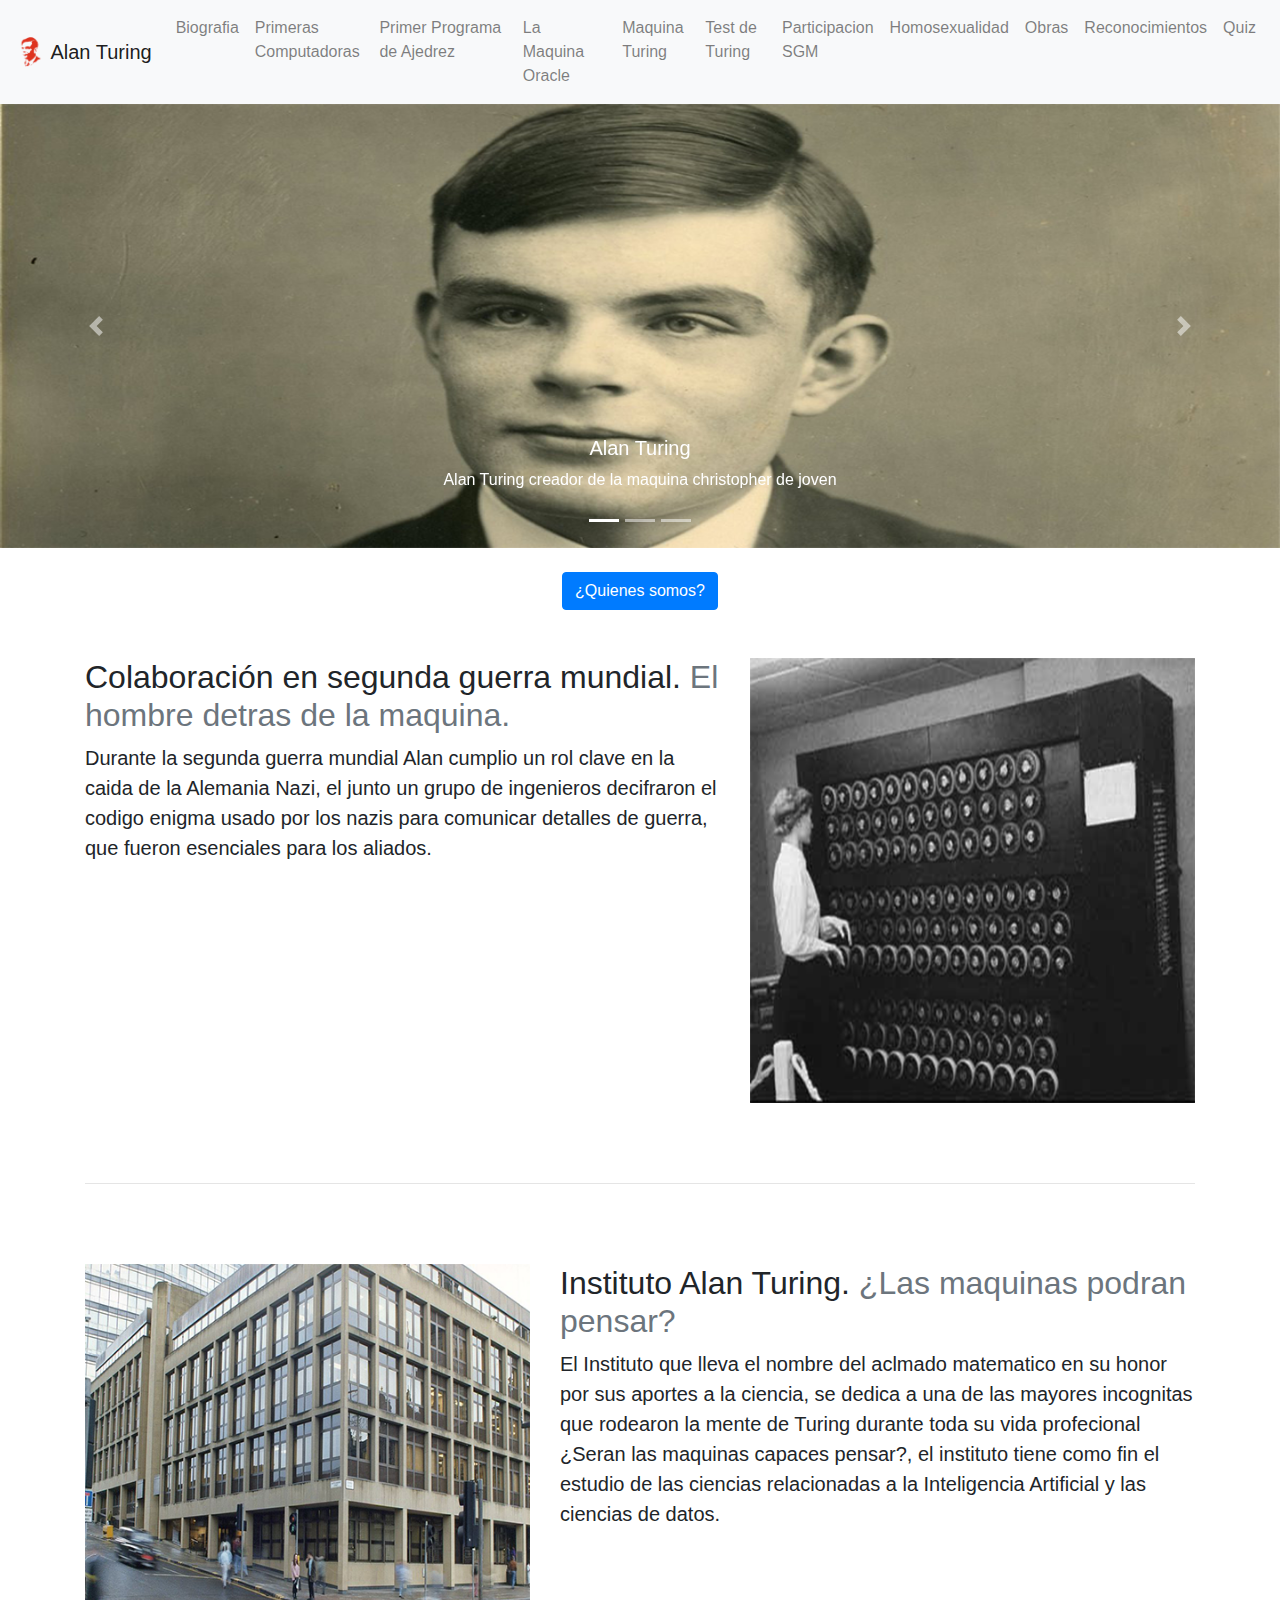
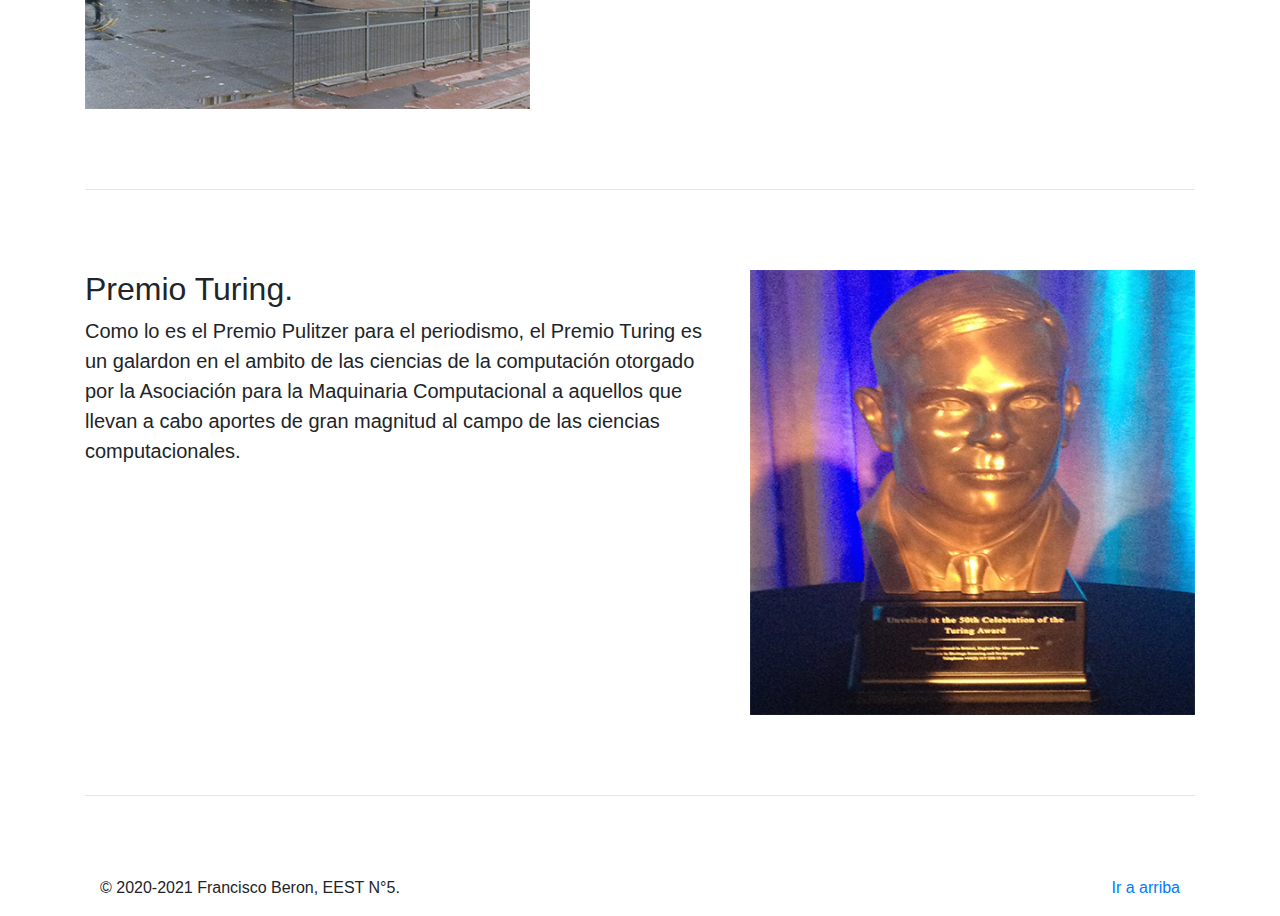
<file: index.html>
<!DOCTYPE html>
<html>
    <head>
      <title>Alan Turing</title>
        <link rel="stylesheet" href="css/style.css" type="text/css">
        <link rel="stylesheet" href="css/style2.css" type="text/css">
        <meta http-equiv="Content-Type" content="text/html; charset=utf-8" />
    </head>
    <body>
        <nav class="navbar navbar-expand-lg navbar-light bg-light" style="background-color: #979A9A;">
            <a class="navbar-brand" href="index.html">
                <img src="imagenes/turing-icon.png" width="30" height="30" class="d-inline-block align-top" alt="" loading="lazy">
                Alan Turing
            </a>
            <button class="navbar-toggler" type="button" data-toggle="collapse" data-target="#navbarSupportedContent" aria-controls="navbarSupportedContent" aria-expanded="false" aria-label="Toggle navigation">
              <span class="navbar-toggler-icon"></span>
            </button>
          
            <div class="collapse navbar-collapse" id="navbarSupportedContent">
              <ul class="navbar-nav mr-auto">
                <li class="nav-item">
                    <a class="nav-link" href="Biografia.html">Biografia</a>
                  </li>
                  <li class="nav-item">
                    <a class="nav-link" href="Primeras Computadoras.html">Primeras Computadoras</a>
                  </li>
                  <li class="nav-item">
                    <a class="nav-link" href="Primer Programa de Ajedrez.html">Primer Programa de Ajedrez</a>
                  </li>
                  <li class="nav-item">
                    <a class="nav-link" href="Maquina Oracle.html">La Maquina Oracle</a>
                  </li>
                  <li class="nav-item">
                    <a class="nav-link" href="Maquina Turing.html">Maquina Turing</a>
                  </li>
                  <li class="nav-item">
                    <a class="nav-link" href="Test de Turing.html">Test de Turing</a>
                  </li>
                  <li class="nav-item">
                    <a class="nav-link" href="Participacion SGM.html">Participacion SGM</a>
                  </li>
                  <li class="nav-item">
                    <a class="nav-link" href="Homosexualidad.html">Homosexualidad</a>
                  </li>
                  <li class="nav-item">
                    <a class="nav-link" href="Obras.html">Obras</a>
                  </li>
                  <li class="nav-item">
                    <a class="nav-link" href="Reconocimientos.html">Reconocimientos</a>
                  </li>
                  <li class="nav-item">
                    <a class="nav-link" href="Quiz.html">Quiz</a>
                  </li>
              </ul>
            </div>
          </nav>
          
          <div id="myCarousel" class="carousel slide" data-ride="carousel">
            <ol class="carousel-indicators">
              <li data-target="#myCarousel" data-slide-to="0" class="active"></li>
              <li data-target="#myCarousel" data-slide-to="1"></li>
              <li data-target="#myCarousel" data-slide-to="2"></li>
            </ol>
            <div class="carousel-inner">
              <div class="carousel-item active">
                <img src="imagenes/Alan-Jov.png" class="d-block w-100" alt="...">
                <div class="carousel-caption d-none d-md-block">
                  <h5>Alan Turing</h5>
                  <p>Alan Turing creador de la maquina christopher de joven</p>
                </div>
              </div>
              <div class="carousel-item">
                <img src="imagenes/EdificioAT.png" class="d-block w-100" alt="...">
                <div class="carousel-caption d-none d-md-block">
                  <h5>Edificio Alan Turing</h5>
                  <p>La School of Mathematics (Escuela de Matemáticas), Universidad de Mánchester.</p>
                </div>
              </div>
              <div class="carousel-item">
                <img src="imagenes/MaquinaChristopher.png" class="d-block w-100" alt="...">
                <div class="carousel-caption d-none d-md-block">
                  <h5>Maquina Christopher</h5>
                  <p>Maquina desencriptadora enigma real.</p>
                </div>
              </div>
            </div>
            <a class="carousel-control-prev" href="#myCarousel" role="button" data-slide="prev">
              <span class="carousel-control-prev-icon" aria-hidden="true"></span>
              <span class="sr-only">Previous</span>
            </a>
            <a class="carousel-control-next" href="#myCarousel" role="button" data-slide="next">
              <span class="carousel-control-next-icon" aria-hidden="true"></span>
              <span class="sr-only">Next</span>
            </a>
          </div>
          <br>
          <!-- Button trigger modal -->
         <div class="center">
        <button type="button" class="btn btn-primary" data-toggle="modal" data-target="#staticBackdrop">
          ¿Quienes somos?
        </button>
        </div>  

        <!-- Modal -->
        <div class="modal fade" id="staticBackdrop" data-backdrop="static" data-keyboard="false" tabindex="-1" role="dialog" aria-labelledby="staticBackdropLabel" aria-hidden="true">
          <div class="modal-dialog">
            <div class="modal-content">
              <div class="modal-header">
                <h5 class="modal-title" id="staticBackdropLabel">¿Quienes somos?</h5>
                <button type="button" class="close" data-dismiss="modal" aria-label="Close">
                  <span aria-hidden="true">&times;</span>
                </button>
              </div>
              <div class="modal-body">
                <p>Soy Francisco Beron alumno de la EEST N5, esta pagina es un tributo a uno de los mayores genios de la computacion de la historia y que también es su precursor.</p>
              </div>
              <div class="modal-footer">
                <button type="button" class="btn btn-secondary" data-dismiss="modal">Cerrar</button>
              </div>
            </div>
          </div>
        </div>
          <br>
          <br>
          <div class="container">
            <div class="row featurette">
            <div class="col-md-7">
                <h2 class="featurette-heading">Colaboración en segunda guerra mundial. <span class="text-muted">El hombre detras de la maquina.</span></h2>
                <p class="lead">Durante la segunda guerra mundial Alan cumplio un rol clave en la caida de la Alemania Nazi, el junto un grupo de ingenieros decifraron el codigo enigma usado 
                  por los nazis para comunicar detalles de guerra, que fueron esenciales para los aliados.</p>
            </div>
            <div class="col-md-5">
                <img src="imagenes/MaquinaChris.png" width="500" height="500" class="bd-placeholder-img bd-placeholder-img-lg featurette-image img-fluid mx-auto">
            </div>
            </div>

            <hr style="margin: 5rem 0;">

            <div class="row featurette">
            <div class="col-md-7 order-md-2">
                <h2 class="featurette-heading">Instituto Alan Turing. <span class="text-muted">¿Las maquinas podran pensar?</span></h2>
                <p class="lead">El Instituto que lleva el nombre del aclmado matematico en su honor por sus aportes a la ciencia, se dedica a una de las mayores incognitas que rodearon la mente de 
                  Turing durante toda su vida profecional ¿Seran las maquinas capaces pensar?, el instituto tiene como fin el estudio de las ciencias relacionadas a la Inteligencia Artificial y las 
                  ciencias de datos.</p>
            </div>
            <div class="col-md-5 order-md-1">
                <img src="imagenes/Turing_Institute_Building.png" width="500" height="500" class="bd-placeholder-img bd-placeholder-img-lg featurette-image img-fluid mx-auto">
            </div>
            </div>

            <hr style="margin: 5rem 0;">

            <div class="row featurette">
            <div class="col-md-7">
                <h2 class="featurette-heading">Premio Turing.</h2>
                <p class="lead">Como lo es el Premio Pulitzer para el periodismo, el Premio Turing es un galardon en el ambito de las ciencias de la computación otorgado por la Asociación para la 
                  Maquinaria Computacional a aquellos que llevan a cabo aportes de gran magnitud al campo de las ciencias computacionales.</p>
            </div>
            <div class="col-md-5">
                <img src="imagenes/turingaward.png" width="500" height="500" class="bd-placeholder-img bd-placeholder-img-lg featurette-image img-fluid mx-auto">
            </div>
            </div>

            <hr style="margin: 5rem 0;">
            <footer class="container">
                <p class="float-right"><a href="#">Ir a arriba</a></p>
                <p>&copy; 2020-2021 Francisco Beron, EEST N°5.</p>
            </footer>
        </div>  
    </body>
    
        <script src="js/jquery-3.5.1.slim.min.js"></script>
        <script src="js/popper.min.js"></script>
        <script src="js/bootstrap.min.js"></script>
</html>
</file>
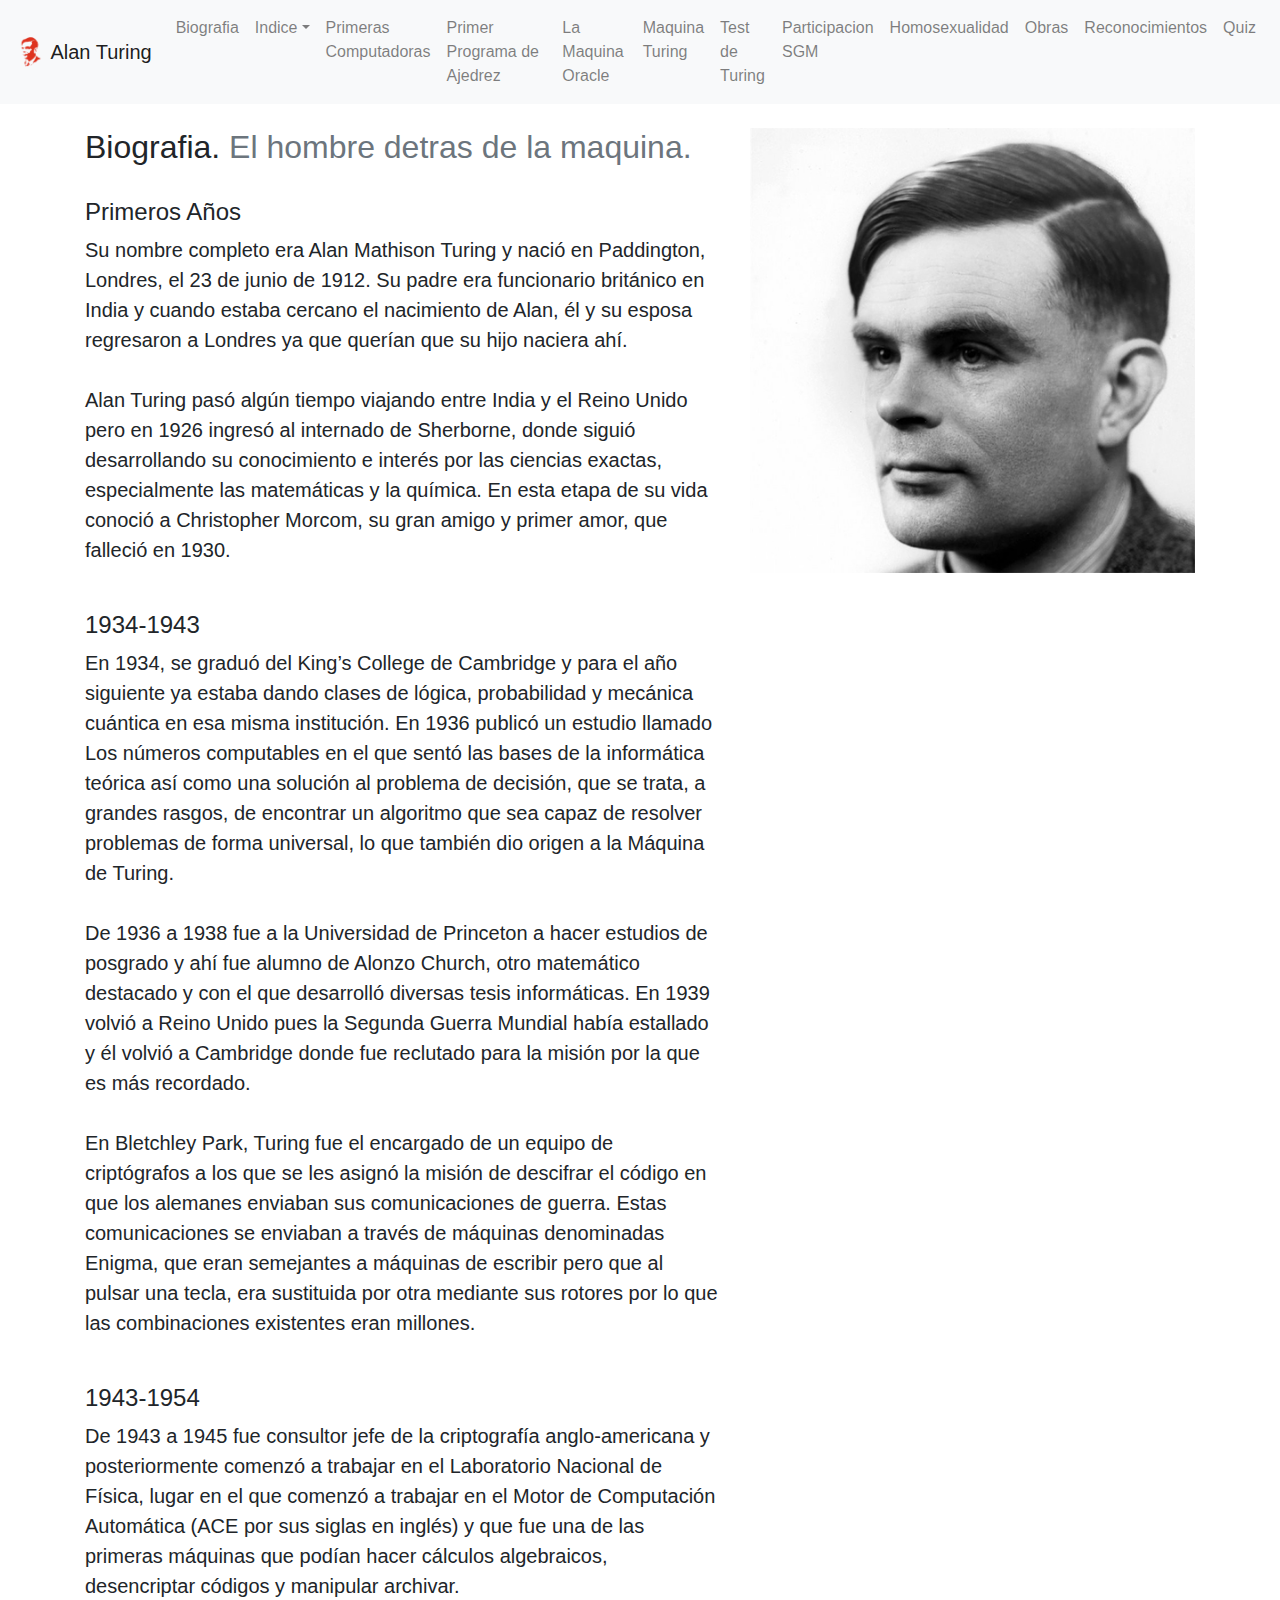
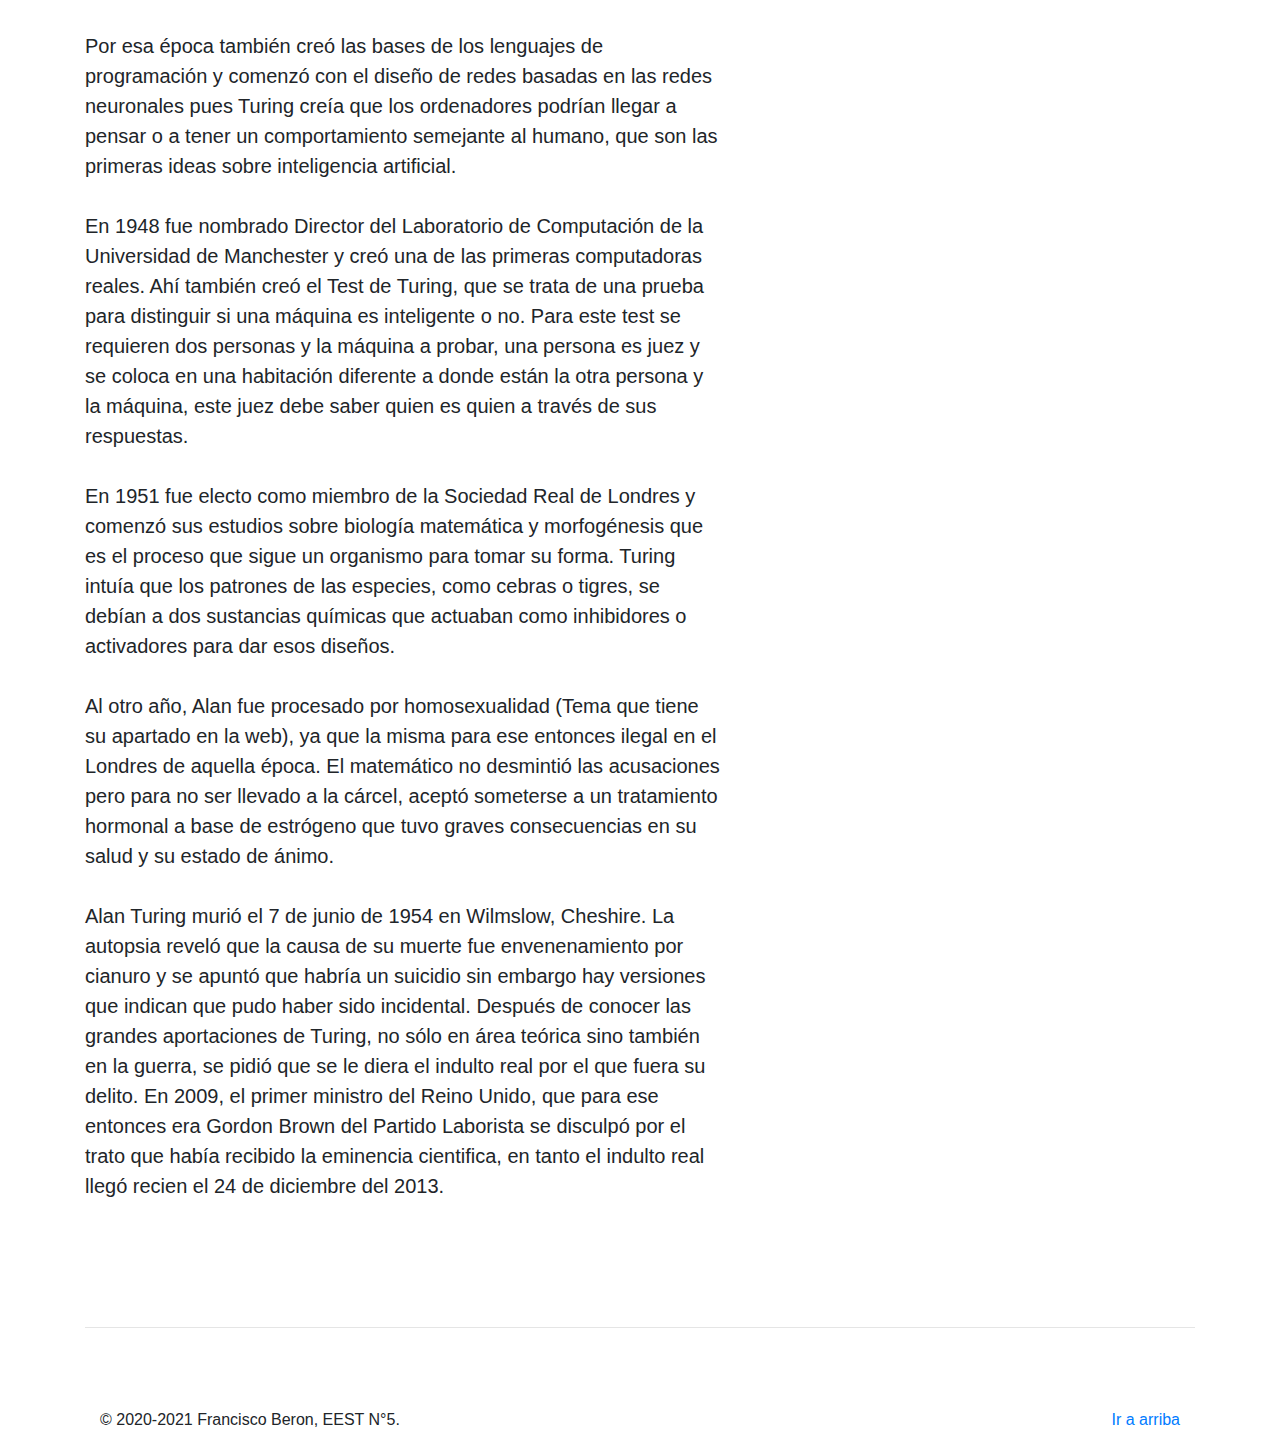
<file: Biografia.html>
<!DOCTYPE html>
<html>
    <head>
      <title>Biografia</title>
        <link rel="stylesheet" href="css/style.css" type="text/css">
        <link rel="stylesheet" href="css/style2.css" type="text/css">
        <meta http-equiv="Content-Type" content="text/html; charset=utf-8" />
    </head>
    <body>
        <nav class="navbar navbar-expand-lg navbar-light bg-light" style="background-color: #979A9A;">
            <a class="navbar-brand" href="index.html">
                <img src="imagenes/turing-icon.png" width="30" height="30" class="d-inline-block align-top" alt="" loading="lazy">
                Alan Turing
            </a>
            <button class="navbar-toggler" type="button" data-toggle="collapse" data-target="#navbarSupportedContent" aria-controls="navbarSupportedContent" aria-expanded="false" aria-label="Toggle navigation">
              <span class="navbar-toggler-icon"></span>
            </button>
          
            <div class="collapse navbar-collapse" id="navbarSupportedContent">
              <ul class="navbar-nav mr-auto">
                <li class="nav-item">
                    <a class="nav-link" href="Biografia.html">Biografia</a>
                  </li>
                  <li class="nav-item dropdown">
                    <a class="nav-link dropdown-toggle" data-toggle="dropdown" href="#" role="button" aria-haspopup="true" aria-expanded="false">Indice</a>
                    <div class="dropdown-menu">
                      <a class="dropdown-item" href="#one">Primeros Años</a>
                      <div role="separator" class="dropdown-divider"></div>
                      <a class="dropdown-item" href="#two">1934-1943</a>
                      <a class="dropdown-item" href="#three">1943-1954</a>
                    </div>
                  </li>
                  <li class="nav-item">
                    <a class="nav-link" href="Primeras Computadoras.html">Primeras Computadoras</a>
                  </li>
                  <li class="nav-item">
                    <a class="nav-link" href="Primer Programa de Ajedrez.html">Primer Programa de Ajedrez</a>
                  </li>
                  <li class="nav-item">
                    <a class="nav-link" href="Maquina Oracle.html">La Maquina Oracle</a>
                  </li>
                  <li class="nav-item">
                    <a class="nav-link" href="Maquina Turing.html">Maquina Turing</a>
                  </li>
                  <li class="nav-item">
                    <a class="nav-link" href="Test de Turing.html">Test de Turing</a>
                  </li>
                  <li class="nav-item">
                    <a class="nav-link" href="Participacion SGM.html">Participacion SGM</a>
                  </li>
                  <li class="nav-item">
                    <a class="nav-link" href="Homosexualidad.html">Homosexualidad</a>
                  </li>
                  <li class="nav-item">
                    <a class="nav-link" href="Obras.html">Obras</a>
                  </li>
                  <li class="nav-item">
                    <a class="nav-link" href="Reconocimientos.html">Reconocimientos</a>
                  </li>
                  <li class="nav-item">
                    <a class="nav-link" href="Quiz.html">Quiz</a>
                  </li>
              </ul>
            </div>
          </nav>
          
          <br>
          <div class="container">
            <div class="row featurette">
            <div class="col-md-7">
                <h2 class="featurette-heading">Biografia. <span class="text-muted">El hombre detras de la maquina.</span></h2>
                <br>
                <div data-spy="scroll" data-target="#navbar-example2" data-offset="0">
                  <h4 id="one">Primeros Años</h4>
                  <p class="lead">Su nombre completo era Alan Mathison Turing y nació en Paddington, Londres, el 23 de junio de 1912. 
                    Su padre era funcionario británico en India y cuando estaba cercano el nacimiento de Alan, él  y su esposa regresaron a Londres ya que querían que su hijo naciera ahí.
                    <br>
                    <br> 
                    Alan Turing pasó algún tiempo viajando entre India y el Reino Unido pero en 1926 ingresó al internado de Sherborne, 
                    donde siguió desarrollando su conocimiento e interés por las ciencias exactas, especialmente las matemáticas y la química. En esta etapa de su vida conoció a Christopher Morcom, 
                    su gran amigo y primer amor, que falleció en 1930.
                    <br>    
                    <br></p>
                  <h4 id="two">1934-1943</h4>
                  <p class="lead">En 1934, se graduó del King’s College de Cambridge y para el año siguiente ya estaba dando clases de lógica, probabilidad y mecánica cuántica en esa misma institución. 
                    En 1936 publicó un estudio llamado Los números computables en el que sentó las bases de la informática teórica así como una solución al problema de decisión, que se trata, a grandes rasgos, 
                    de encontrar un algoritmo que sea capaz de resolver problemas de forma universal, lo que también dio origen a la Máquina de Turing.
                    <br>
                    <br>
                    De 1936 a 1938 fue a la Universidad de Princeton a hacer estudios de posgrado y ahí fue alumno de Alonzo Church, otro matemático destacado y con el que desarrolló diversas tesis informáticas.  
                    En 1939 volvió a Reino Unido pues la Segunda Guerra Mundial había estallado y él volvió a Cambridge donde fue reclutado para la misión por la que es más recordado.
                    <br>
                    <br>
                    En Bletchley Park, Turing fue el encargado de un equipo de criptógrafos a los que se les asignó la misión de descifrar el código en que los alemanes enviaban sus comunicaciones de guerra. 
                    Estas comunicaciones se enviaban a través de máquinas denominadas Enigma, que eran semejantes a máquinas de escribir pero que al pulsar una tecla, 
                    era sustituida por otra mediante sus rotores por lo que las combinaciones existentes eran millones.
                    <br>    
                    <br></p>
                  <h4 id="three">1943-1954</h4>
                  <p class="lead">De 1943 a 1945 fue consultor jefe de la criptografía anglo-americana y posteriormente comenzó a trabajar en el Laboratorio Nacional de Física, 
                    lugar en el que comenzó a trabajar en el Motor de Computación Automática (ACE por sus siglas en inglés) y que fue una de las primeras máquinas que podían hacer cálculos algebraicos, 
                    desencriptar códigos y manipular archivar.
                    <br>
                    <br>
                    Por esa época también creó las bases de los lenguajes de programación y comenzó con el diseño de redes basadas en las redes neuronales pues Turing creía que los ordenadores podrían 
                    llegar a pensar o a tener un comportamiento semejante al humano, que son las primeras ideas sobre inteligencia artificial.
                    <br>
                    <br>
                    En 1948 fue nombrado Director del Laboratorio de Computación de la Universidad de Manchester y creó una de las primeras computadoras reales. Ahí también creó el Test de Turing, 
                    que se trata de una prueba para distinguir si una máquina es inteligente o no. Para este test se requieren dos personas y la máquina a probar, una persona es juez y se coloca en una habitación diferente a donde están la otra persona y la máquina, 
                    este juez debe saber quien es quien a través de sus respuestas.
                    <br>
                    <br>
                    En 1951 fue electo como miembro de la Sociedad Real de Londres y comenzó sus estudios sobre biología matemática y morfogénesis que es el proceso que sigue un organismo para tomar su forma. 
                    Turing intuía que los patrones de las especies, como cebras o tigres, se debían a dos sustancias químicas que actuaban como inhibidores o activadores para dar esos diseños. 
                    <br>
                    <br>
                    Al otro año, Alan fue procesado por homosexualidad (Tema que tiene su apartado en la web), ya que la misma para ese entonces ilegal en el Londres de aquella época. El matemático no desmintió las acusaciones pero para no ser llevado a la cárcel, 
                    aceptó someterse a un tratamiento hormonal a base de estrógeno que tuvo graves consecuencias en su salud y su estado de ánimo.
                    <br>
                    <br>
                    Alan Turing murió el 7 de junio de 1954 en Wilmslow, Cheshire. La autopsia reveló que la causa de su muerte fue envenenamiento por cianuro y se apuntó que habría un suicidio sin embargo hay versiones que indican que pudo haber sido incidental.
                    Después de conocer las grandes aportaciones de Turing, no sólo en área teórica sino también en la guerra, se pidió que se le diera el indulto real por el que fuera su delito. 
                    En 2009, el primer ministro del Reino Unido, que para ese entonces era Gordon Brown del Partido Laborista se disculpó por el trato que había recibido la eminencia cientifica, en tanto el indulto real llegó recien el 24 de diciembre del 2013.
                    <br>
                    <br></p>
                </div>
            </div>
            <div class="col-md-5">
                <img src="imagenes/AlanBiografia.jpg" width="500" height="500" class="bd-placeholder-img bd-placeholder-img-lg featurette-image img-fluid mx-auto">
            </div>
            </div>

            <hr style="margin: 5rem 0;">
            <footer class="container">
                <p class="float-right"><a href="#">Ir a arriba</a></p>
                <p>&copy; 2020-2021 Francisco Beron, EEST N°5.</p>
            </footer>
        </div>  
    </body>
        <script src="js/jquery-3.5.1.slim.min.js"></script>
        <script src="js/popper.min.js"></script>
        <script src="js/bootstrap.min.js"></script>
</html>
</file>
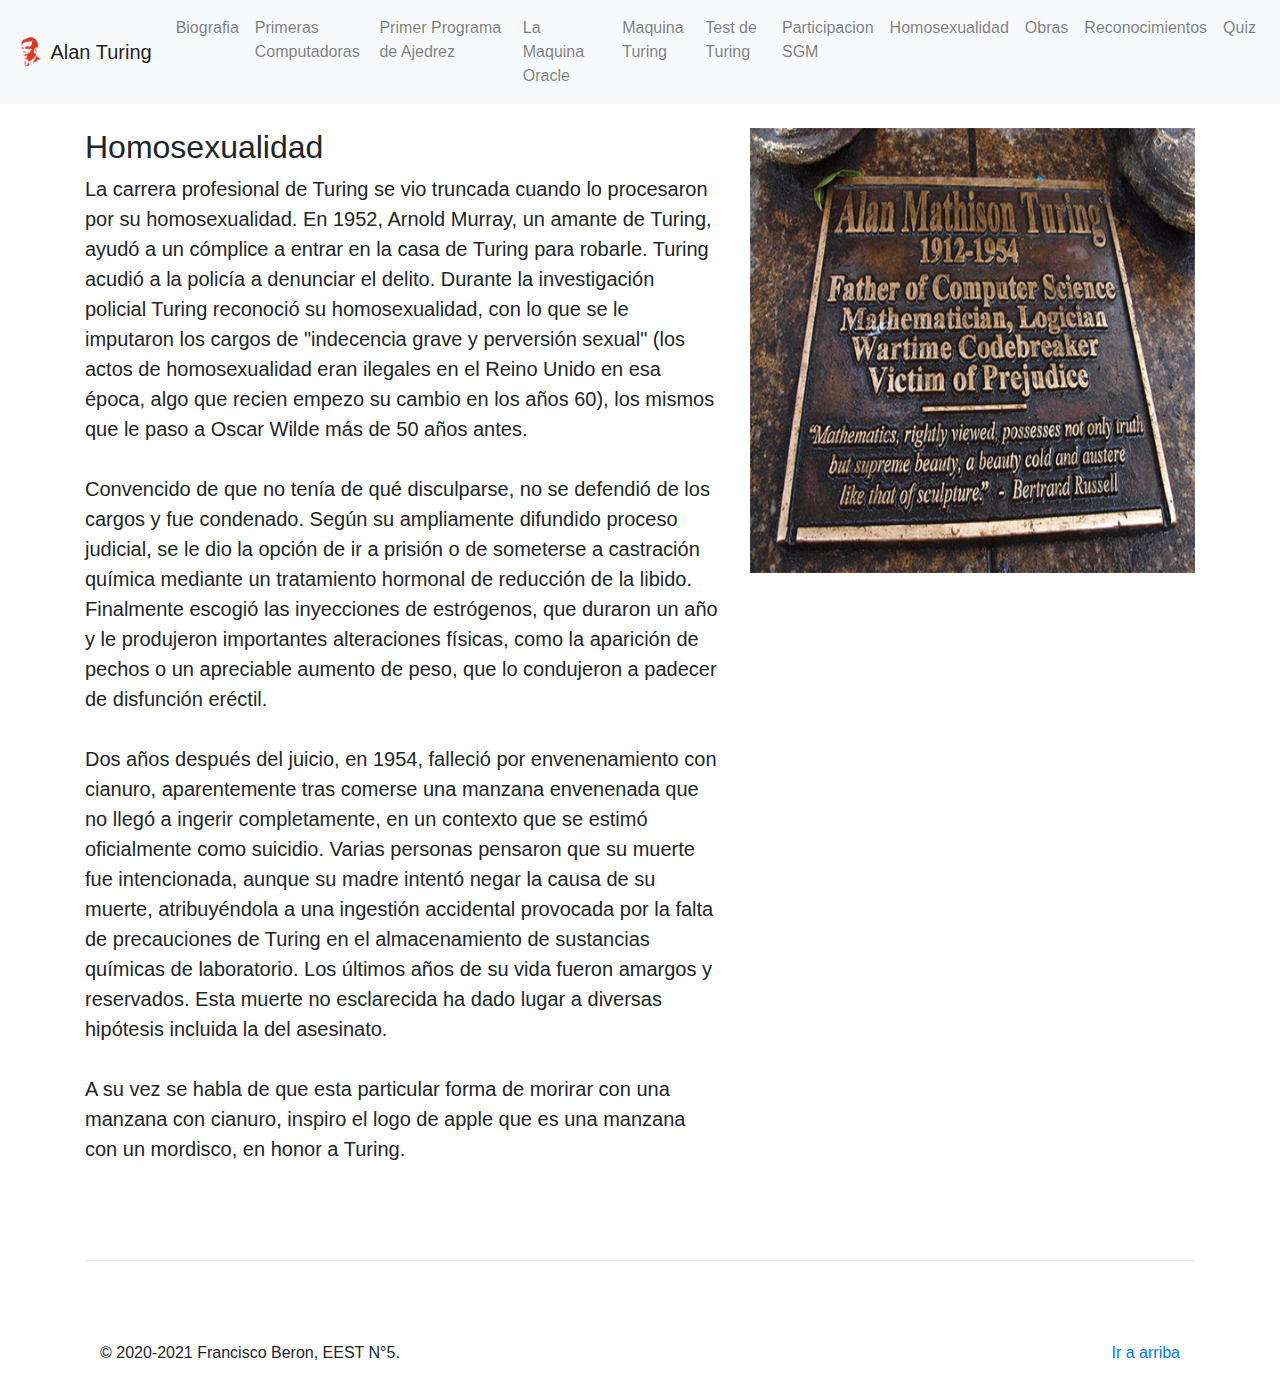
<file: Homosexualidad.html>
<!DOCTYPE html>
<html>
    <head>
        <title>Maquina Oracle</title>
        <link rel="stylesheet" href="css/style.css" type="text/css">
        <link rel="stylesheet" href="css/style2.css" type="text/css">
        <meta http-equiv="Content-Type" content="text/html; charset=utf-8" />
    </head>
    <body>
        <nav class="navbar navbar-expand-lg navbar-light bg-light" style="background-color: #979A9A;">
            <a class="navbar-brand" href="index.html">
                <img src="imagenes/turing-icon.png" width="30" height="30" class="d-inline-block align-top" alt="" loading="lazy">
                Alan Turing
            </a>
            <button class="navbar-toggler" type="button" data-toggle="collapse" data-target="#navbarSupportedContent" aria-controls="navbarSupportedContent" aria-expanded="false" aria-label="Toggle navigation">
              <span class="navbar-toggler-icon"></span>
            </button>
          
            <div class="collapse navbar-collapse" id="navbarSupportedContent">
              <ul class="navbar-nav mr-auto">
                <li class="nav-item">
                    <a class="nav-link" href="Biografia.html">Biografia</a>
                  </li>
                  <li class="nav-item">
                    <a class="nav-link" href="Primeras Computadoras.html">Primeras Computadoras</a>
                  </li>
                  <li class="nav-item">
                    <a class="nav-link" href="Primer Programa de Ajedrez.html">Primer Programa de Ajedrez</a>
                  </li>
                  <li class="nav-item">
                    <a class="nav-link" href="Maquina Oracle.html">La Maquina Oracle</a>
                  </li>
                  <li class="nav-item">
                    <a class="nav-link" href="Maquina Turing.html">Maquina Turing</a>
                  </li>
                  <li class="nav-item">
                    <a class="nav-link" href="Test de Turing.html">Test de Turing</a>
                  </li>
                  <li class="nav-item">
                    <a class="nav-link" href="Participacion SGM.html">Participacion SGM</a>
                  </li>
                  <li class="nav-item">
                    <a class="nav-link" href="Homosexualidad.html">Homosexualidad</a>
                  </li>
                  <li class="nav-item">
                    <a class="nav-link" href="Obras.html">Obras</a>
                  </li>
                  <li class="nav-item">
                    <a class="nav-link" href="Reconocimientos.html">Reconocimientos</a>
                  </li>
                  <li class="nav-item">
                    <a class="nav-link" href="Quiz.html">Quiz</a>
                  </li>
              </ul>
            </div>
          </nav>

          <br>
          <div class="container">
            <div class="row featurette">
            <div class="col-md-7">
                <h2 class="featurette-heading">Homosexualidad</h2>
                <p class="lead">La carrera profesional de Turing se vio truncada cuando lo procesaron por su homosexualidad. En 1952, Arnold Murray, un amante de Turing, ayudó a un 
                    cómplice a entrar en la casa de Turing para robarle. Turing acudió a la policía a denunciar el delito. Durante la investigación policial Turing reconoció su 
                    homosexualidad, con lo que se le imputaron los cargos de "indecencia grave y perversión sexual" (los actos de homosexualidad eran ilegales en el Reino Unido en esa época, 
                    algo que recien empezo su cambio en los años 60), los mismos que le paso a Oscar Wilde más de 50 años antes.
                    <br>
                    <br>
                    Convencido de que no tenía de qué disculparse, no se defendió de los cargos y fue condenado. Según su ampliamente difundido proceso judicial, se le dio la opción de 
                    ir a prisión o de someterse a castración química mediante un tratamiento hormonal de reducción de la libido. Finalmente escogió las inyecciones de estrógenos, que 
                    duraron un año y le produjeron importantes alteraciones físicas, como la aparición de pechos o un apreciable aumento de peso, que lo condujeron a padecer de disfunción 
                    eréctil.
                    <br>
                    <br>
                    Dos años después del juicio, en 1954, falleció por envenenamiento con cianuro, aparentemente tras comerse una manzana envenenada que no llegó a ingerir completamente, 
                    en un contexto que se estimó oficialmente como suicidio.​ Varias personas pensaron que su muerte fue intencionada, aunque su madre intentó negar la causa de su muerte, 
                    atribuyéndola a una ingestión accidental provocada por la falta de precauciones de Turing en el almacenamiento de sustancias químicas de laboratorio. Los últimos años de 
                    su vida fueron amargos y reservados. Esta muerte no esclarecida ha dado lugar a diversas hipótesis incluida la del asesinato.
                    <br>
                    <br>
                    A su vez se habla de que esta particular forma de morirar con una manzana con cianuro, inspiro el logo de apple que es una manzana con un mordisco, en honor a Turing.  
                </p>
            </div>
            <div class="col-md-5">
                <img src="imagenes/PLacaTumbaT.jpg" width="500" height="500" class="bd-placeholder-img bd-placeholder-img-lg featurette-image img-fluid mx-auto">
            </div>
            </div>

            <hr style="margin: 5rem 0;">
            <footer class="container">
                <p class="float-right"><a href="#">Ir a arriba</a></p>
                <p>&copy; 2020-2021 Francisco Beron, EEST N°5.</p>
            </footer>
        </div>  
    </body>
        <script src="js/jquery-3.5.1.slim.min.js"></script>
        <script src="js/popper.min.js"></script>
        <script src="js/bootstrap.min.js"></script>
</html>
</file>
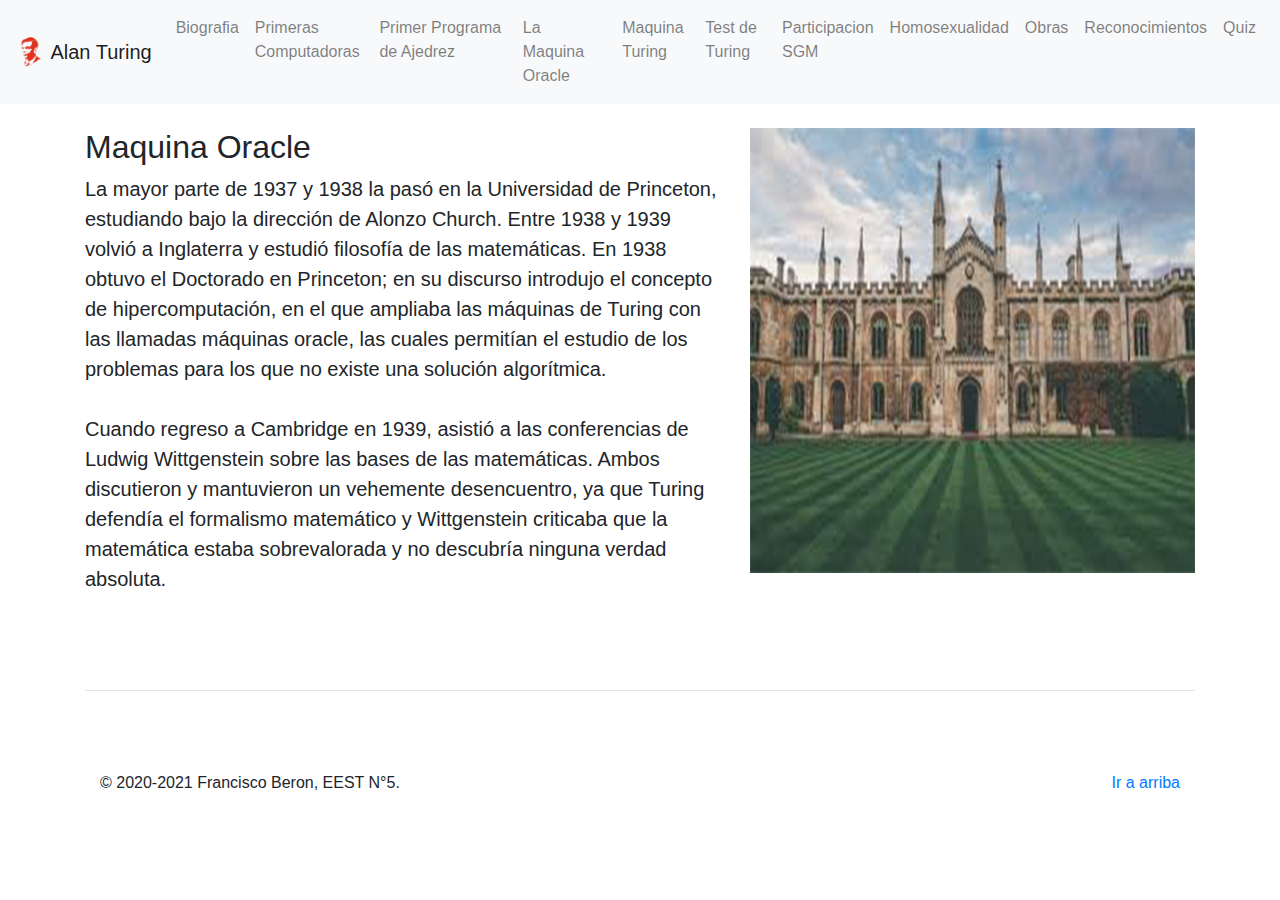
<file: Maquina Oracle.html>
<!DOCTYPE html>
<html>
    <head>
        <title>Maquina Oracle</title>
        <link rel="stylesheet" href="css/style.css" type="text/css">
        <link rel="stylesheet" href="css/style2.css" type="text/css">
        <meta http-equiv="Content-Type" content="text/html; charset=utf-8" />
    </head>
    <body>
        <nav class="navbar navbar-expand-lg navbar-light bg-light" style="background-color: #979A9A;">
            <a class="navbar-brand" href="index.html">
                <img src="imagenes/turing-icon.png" width="30" height="30" class="d-inline-block align-top" alt="" loading="lazy">
                Alan Turing
            </a>
            <button class="navbar-toggler" type="button" data-toggle="collapse" data-target="#navbarSupportedContent" aria-controls="navbarSupportedContent" aria-expanded="false" aria-label="Toggle navigation">
              <span class="navbar-toggler-icon"></span>
            </button>
          
            <div class="collapse navbar-collapse" id="navbarSupportedContent">
              <ul class="navbar-nav mr-auto">
                <li class="nav-item">
                    <a class="nav-link" href="Biografia.html">Biografia</a>
                  </li>
                  <li class="nav-item">
                    <a class="nav-link" href="Primeras Computadoras.html">Primeras Computadoras</a>
                  </li>
                  <li class="nav-item">
                    <a class="nav-link" href="Primer Programa de Ajedrez.html">Primer Programa de Ajedrez</a>
                  </li>
                  <li class="nav-item">
                    <a class="nav-link" href="Maquina Oracle.html">La Maquina Oracle</a>
                  </li>
                  <li class="nav-item">
                    <a class="nav-link" href="Maquina Turing.html">Maquina Turing</a>
                  </li>
                  <li class="nav-item">
                    <a class="nav-link" href="Test de Turing.html">Test de Turing</a>
                  </li>
                  <li class="nav-item">
                    <a class="nav-link" href="Participacion SGM.html">Participacion SGM</a>
                  </li>
                  <li class="nav-item">
                    <a class="nav-link" href="Homosexualidad.html">Homosexualidad</a>
                  </li>
                  <li class="nav-item">
                    <a class="nav-link" href="Obras.html">Obras</a>
                  </li>
                  <li class="nav-item">
                    <a class="nav-link" href="Reconocimientos.html">Reconocimientos</a>
                  </li>
                  <li class="nav-item">
                    <a class="nav-link" href="Quiz.html">Quiz</a>
                  </li>
              </ul>
            </div>
          </nav>

          <br>
          <div class="container">
            <div class="row featurette">
            <div class="col-md-7">
                <h2 class="featurette-heading">Maquina Oracle</h2>
                <p class="lead">La mayor parte de 1937 y 1938 la pasó en la Universidad de Princeton, estudiando bajo la dirección de Alonzo Church. 
                    Entre 1938 y 1939 volvió a Inglaterra y estudió filosofía de las matemáticas. En 1938 obtuvo el Doctorado en Princeton; en su discurso introdujo 
                    el concepto de hipercomputación, en el que ampliaba las máquinas de Turing con las llamadas máquinas oracle, las cuales permitían el estudio de los 
                    problemas para los que no existe una solución algorítmica.
                    <br>
                    <br>
                    Cuando regreso a Cambridge en 1939, asistió a las conferencias de Ludwig Wittgenstein sobre las bases de las matemáticas. 
                    Ambos discutieron y mantuvieron un vehemente desencuentro, ya que Turing defendía el formalismo matemático y Wittgenstein criticaba que la matemática 
                    estaba sobrevalorada y no descubría ninguna verdad absoluta.
                </p>
            </div>
            <div class="col-md-5">
                <img src="imagenes/Cambridge.jpg" width="500" height="500" class="bd-placeholder-img bd-placeholder-img-lg featurette-image img-fluid mx-auto">
            </div>
            </div>

            <hr style="margin: 5rem 0;">
            <footer class="container">
                <p class="float-right"><a href="#">Ir a arriba</a></p>
                <p>&copy; 2020-2021 Francisco Beron, EEST N°5.</p>
            </footer>
        </div>  
    </body>
        <script src="js/jquery-3.5.1.slim.min.js"></script>
        <script src="js/popper.min.js"></script>
        <script src="js/bootstrap.min.js"></script>
</html>
</file>
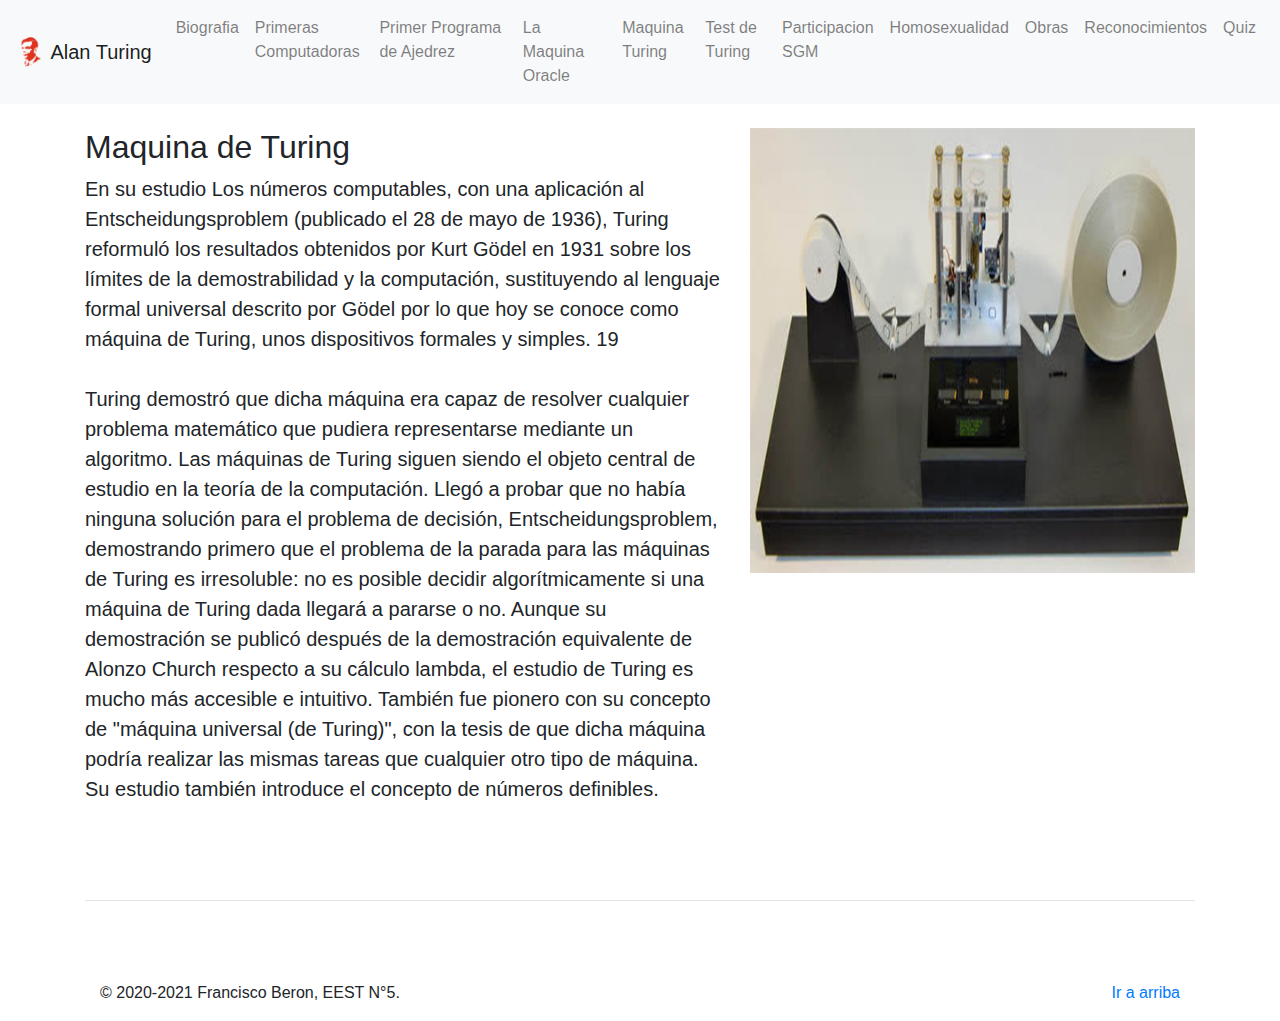
<file: Maquina Turing.html>
<!DOCTYPE html>
<html>
    <head>
        <title>Maquina Oracle</title>
        <link rel="stylesheet" href="css/style.css" type="text/css">
        <link rel="stylesheet" href="css/style2.css" type="text/css">
        <meta http-equiv="Content-Type" content="text/html; charset=utf-8" />
    </head>
    <body>
        <nav class="navbar navbar-expand-lg navbar-light bg-light" style="background-color: #979A9A;">
            <a class="navbar-brand" href="index.html">
                <img src="imagenes/turing-icon.png" width="30" height="30" class="d-inline-block align-top" alt="" loading="lazy">
                Alan Turing
            </a>
            <button class="navbar-toggler" type="button" data-toggle="collapse" data-target="#navbarSupportedContent" aria-controls="navbarSupportedContent" aria-expanded="false" aria-label="Toggle navigation">
              <span class="navbar-toggler-icon"></span>
            </button>
          
            <div class="collapse navbar-collapse" id="navbarSupportedContent">
              <ul class="navbar-nav mr-auto">
                <li class="nav-item">
                    <a class="nav-link" href="Biografia.html">Biografia</a>
                  </li>
                  <li class="nav-item">
                    <a class="nav-link" href="Primeras Computadoras.html">Primeras Computadoras</a>
                  </li>
                  <li class="nav-item">
                    <a class="nav-link" href="Primer Programa de Ajedrez.html">Primer Programa de Ajedrez</a>
                  </li>
                  <li class="nav-item">
                    <a class="nav-link" href="Maquina Oracle.html">La Maquina Oracle</a>
                  </li>
                  <li class="nav-item">
                    <a class="nav-link" href="Maquina Turing.html">Maquina Turing</a>
                  </li>
                  <li class="nav-item">
                    <a class="nav-link" href="Test de Turing.html">Test de Turing</a>
                  </li>
                  <li class="nav-item">
                    <a class="nav-link" href="Participacion SGM.html">Participacion SGM</a>
                  </li>
                  <li class="nav-item">
                    <a class="nav-link" href="Homosexualidad.html">Homosexualidad</a>
                  </li>
                  <li class="nav-item">
                    <a class="nav-link" href="Obras.html">Obras</a>
                  </li>
                  <li class="nav-item">
                    <a class="nav-link" href="Reconocimientos.html">Reconocimientos</a>
                  </li>
                  <li class="nav-item">
                    <a class="nav-link" href="Quiz.html">Quiz</a>
                  </li>
              </ul>
            </div>
          </nav>

          <br>
          <div class="container">
            <div class="row featurette">
            <div class="col-md-7">
                <h2 class="featurette-heading">Maquina de Turing</h2>
                <p class="lead">En su estudio Los números computables, con una aplicación al Entscheidungsproblem (publicado el 28 de mayo de 1936), Turing reformuló los 
                    resultados obtenidos por Kurt Gödel en 1931 sobre los límites de la demostrabilidad y la computación, sustituyendo al lenguaje formal universal descrito 
                    por Gödel por lo que hoy se conoce como máquina de Turing, unos dispositivos formales y simples. 19​
                    <br>
                    <br>
                    Turing demostró que dicha máquina era capaz de resolver cualquier problema matemático que pudiera representarse mediante un algoritmo. Las máquinas de Turing 
                    siguen siendo el objeto central de estudio en la teoría de la computación. Llegó a probar que no había ninguna solución para el problema de decisión, Entscheidungsproblem, 
                    demostrando primero que el problema de la parada para las máquinas de Turing es irresoluble: no es posible decidir algorítmicamente si una máquina de Turing dada llegará a 
                    pararse o no. Aunque su demostración se publicó después de la demostración equivalente de Alonzo Church respecto a su cálculo lambda, el estudio de Turing es mucho más 
                    accesible e intuitivo. También fue pionero con su concepto de "máquina universal (de Turing)", con la tesis de que dicha máquina podría realizar las mismas tareas que 
                    cualquier otro tipo de máquina. Su estudio también introduce el concepto de números definibles.
                </p>
            </div>
            <div class="col-md-5">
                <img src="imagenes/MaquinaT.jpg" width="500" height="500" class="bd-placeholder-img bd-placeholder-img-lg featurette-image img-fluid mx-auto">
            </div>
            </div>

            <hr style="margin: 5rem 0;">
            <footer class="container">
                <p class="float-right"><a href="#">Ir a arriba</a></p>
                <p>&copy; 2020-2021 Francisco Beron, EEST N°5.</p>
            </footer>
        </div>  
    </body>
        <script src="js/jquery-3.5.1.slim.min.js"></script>
        <script src="js/popper.min.js"></script>
        <script src="js/bootstrap.min.js"></script>
</html>
</file>
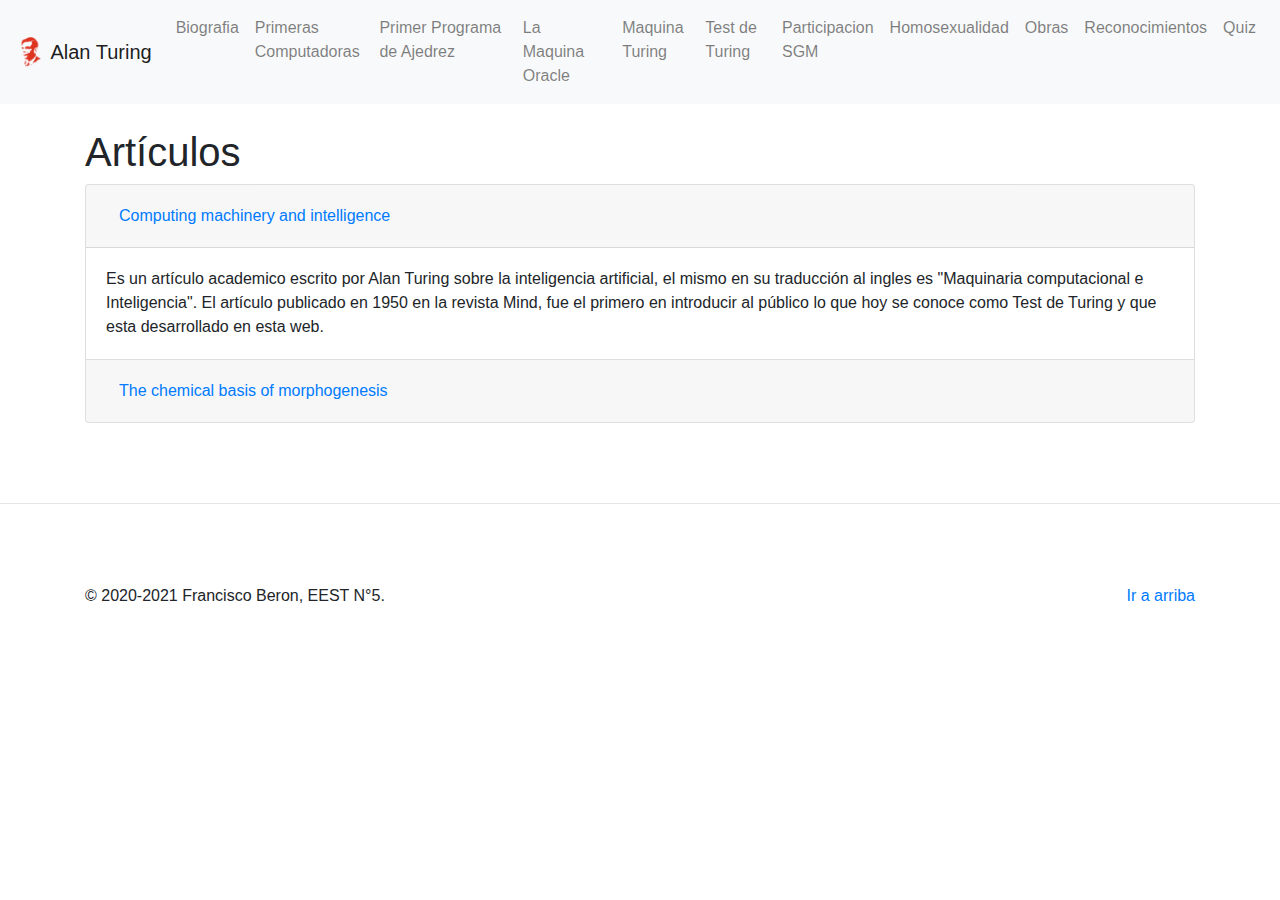
<file: Obras.html>
<!DOCTYPE html>
<html>
    <head>
        <title>Obras</title>
        <link rel="stylesheet" href="css/style.css" type="text/css">
        <link rel="stylesheet" href="css/style2.css" type="text/css">
        <meta http-equiv="Content-Type" content="text/html; charset=utf-8" />
        <!--
        <script src="js/bootstrap.min.js"></script>
        <script src="js/jquery.min.js"></script>
        -->
    </head>
    <body>
        <nav class="navbar navbar-expand-lg navbar-light bg-light" style="background-color: #979A9A;">
            <a class="navbar-brand" href="index.html">
                <img src="imagenes/turing-icon.png" width="30" height="30" class="d-inline-block align-top" alt="" loading="lazy">
                Alan Turing
            </a>
            <button class="navbar-toggler" type="button" data-toggle="collapse" data-target="#navbarSupportedContent" aria-controls="navbarSupportedContent" aria-expanded="false" aria-label="Toggle navigation">
              <span class="navbar-toggler-icon"></span>
            </button>
          
            <div class="collapse navbar-collapse" id="navbarSupportedContent">
              <ul class="navbar-nav mr-auto">
                <li class="nav-item">
                    <a class="nav-link" href="Biografia.html">Biografia</a>
                  </li>
                  <li class="nav-item">
                    <a class="nav-link" href="Primeras Computadoras.html">Primeras Computadoras</a>
                  </li>
                  <li class="nav-item">
                    <a class="nav-link" href="Primer Programa de Ajedrez.html">Primer Programa de Ajedrez</a>
                  </li>
                  <li class="nav-item">
                    <a class="nav-link" href="Maquina Oracle.html">La Maquina Oracle</a>
                  </li>
                  <li class="nav-item">
                    <a class="nav-link" href="Maquina Turing.html">Maquina Turing</a>
                  </li>
                  <li class="nav-item">
                    <a class="nav-link" href="Test de Turing.html">Test de Turing</a>
                  </li>
                  <li class="nav-item">
                    <a class="nav-link" href="Participacion SGM.html">Participacion SGM</a>
                  </li>
                  <li class="nav-item">
                    <a class="nav-link" href="Homosexualidad.html">Homosexualidad</a>
                  </li>
                  <li class="nav-item">
                    <a class="nav-link" href="Obras.html">Obras</a>
                  </li>
                  <li class="nav-item">
                    <a class="nav-link" href="Reconocimientos.html">Reconocimientos</a>
                  </li>
                  <li class="nav-item">
                    <a class="nav-link" href="Quiz.html">Quiz</a>
                  </li>
              </ul>
            </div>
          </nav>

          <br>
          <div class="container">
              <h1>Artículos</h1>
            <div class="accordion" id="accordionExample">
                <div class="card">
                  <div class="card-header" id="headingOne">
                    <h2 class="mb-0">
                      <button class="btn btn-link btn-block text-left" type="button" data-toggle="collapse" data-target="#collapseOne" aria-expanded="true" aria-controls="collapseOne">
                        Computing machinery and intelligence
                      </button>
                    </h2>
                  </div>
                  <div id="collapseOne" class="collapse show" aria-labelledby="headingOne" data-parent="#accordionExample">
                    <div class="card-body">
                      Es un artículo academico escrito por Alan Turing sobre la inteligencia artificial, el mismo en su traducción al ingles es "Maquinaria computacional e Inteligencia". 
                      El artículo publicado en 1950 en la revista Mind, fue el primero en introducir al público lo que hoy se conoce como Test de Turing y que esta desarrollado en esta web.
                    </div>
                  </div>
                </div>
                <div class="card">
                  <div class="card-header" id="headingTwo">
                    <h2 class="mb-0">
                      <button class="btn btn-link btn-block text-left collapsed" type="button" data-toggle="collapse" data-target="#collapseTwo" aria-expanded="false" aria-controls="collapseTwo">
                        The chemical basis of morphogenesis
                      </button>
                    </h2>
                  </div>
                  <div id="collapseTwo" class="collapse" aria-labelledby="headingTwo" data-parent="#accordionExample">
                    <div class="card-body">
                      Este artículo de Turing, que en su traduccción del ingles al español dice "La base química de la morfogénesis", plantea cómo los patrones en la naturaleza, como rayas y espirales, 
                      pueden surgir naturalmente de un estado homogéneo y uniforme. La teoría, que puede llamarse una teoría de la morfogénesis de reacción-difusión, se ha convertido en un modelo básico en biología teórica. 
                      Estos patrones se conocen como patrones de Turing . Por ejemplo, se ha postulado que la proteína VEGFC (Vascular endothelial growth factor C/Factor de crecimiento endotelial vascular C) puede formar 
                      patrones de Turing para gobernar la formación de vasos linfáticos en elembrión de pez cebra. 
                    </div>
                  </div>
                </div>
                
                  </div>
                </div>
              </div> 
          </div>

            <hr style="margin: 5rem 0;">
            <footer class="container">
                <p class="float-right"><a href="#">Ir a arriba</a></p>
                <p>&copy; 2020-2021 Francisco Beron, EEST N°5.</p>
            </footer>
        </div>  
    </body>
        <script src="js/jquery-3.5.1.slim.min.js"></script>
        <script src="js/popper.min.js"></script>
        <script src="js/bootstrap.min.js"></script>
</html>
</file>
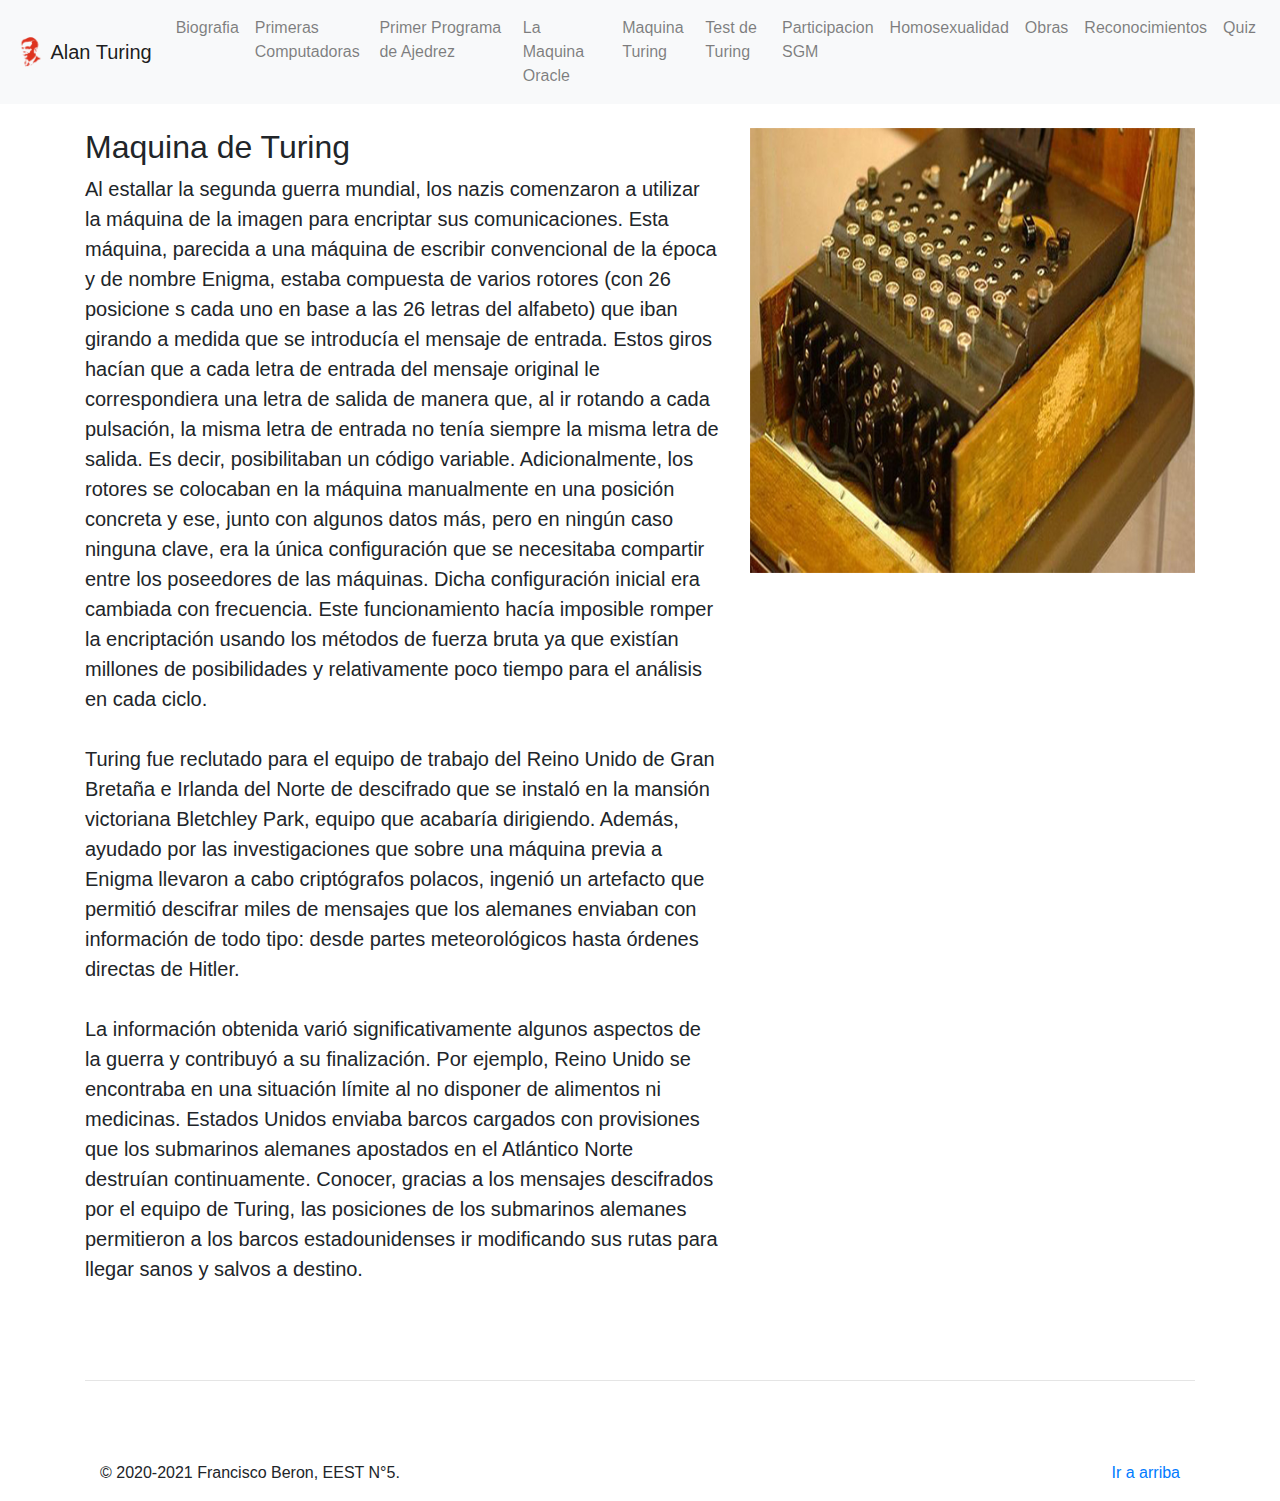
<file: Participacion SGM.html>
<!DOCTYPE html>
<html>
    <head>
        <title>Maquina Oracle</title>
        <link rel="stylesheet" href="css/style.css" type="text/css">
        <link rel="stylesheet" href="css/style2.css" type="text/css">
        <meta http-equiv="Content-Type" content="text/html; charset=utf-8" />
    </head>
    <body>
        <nav class="navbar navbar-expand-lg navbar-light bg-light" style="background-color: #979A9A;">
            <a class="navbar-brand" href="index.html">
                <img src="imagenes/turing-icon.png" width="30" height="30" class="d-inline-block align-top" alt="" loading="lazy">
                Alan Turing
            </a>
            <button class="navbar-toggler" type="button" data-toggle="collapse" data-target="#navbarSupportedContent" aria-controls="navbarSupportedContent" aria-expanded="false" aria-label="Toggle navigation">
              <span class="navbar-toggler-icon"></span>
            </button>
          
            <div class="collapse navbar-collapse" id="navbarSupportedContent">
              <ul class="navbar-nav mr-auto">
                <li class="nav-item">
                    <a class="nav-link" href="Biografia.html">Biografia</a>
                  </li>
                  <li class="nav-item">
                    <a class="nav-link" href="Primeras Computadoras.html">Primeras Computadoras</a>
                  </li>
                  <li class="nav-item">
                    <a class="nav-link" href="Primer Programa de Ajedrez.html">Primer Programa de Ajedrez</a>
                  </li>
                  <li class="nav-item">
                    <a class="nav-link" href="Maquina Oracle.html">La Maquina Oracle</a>
                  </li>
                  <li class="nav-item">
                    <a class="nav-link" href="Maquina Turing.html">Maquina Turing</a>
                  </li>
                  <li class="nav-item">
                    <a class="nav-link" href="Test de Turing.html">Test de Turing</a>
                  </li>
                  <li class="nav-item">
                    <a class="nav-link" href="Participacion SGM.html">Participacion SGM</a>
                  </li>
                  <li class="nav-item">
                    <a class="nav-link" href="Homosexualidad.html">Homosexualidad</a>
                  </li>
                  <li class="nav-item">
                    <a class="nav-link" href="Obras.html">Obras</a>
                  </li>
                  <li class="nav-item">
                    <a class="nav-link" href="Reconocimientos.html">Reconocimientos</a>
                  </li>
                  <li class="nav-item">
                    <a class="nav-link" href="Quiz.html">Quiz</a>
                  </li>
              </ul>
            </div>
          </nav>

          <br>
          <div class="container">
            <div class="row featurette">
            <div class="col-md-7">
                <h2 class="featurette-heading">Maquina de Turing</h2>
                <p class="lead">Al estallar la segunda guerra mundial, los nazis comenzaron a utilizar la máquina de la imagen para encriptar sus comunicaciones. Esta máquina, parecida a una máquina de escribir convencional 
                    de la época y de nombre Enigma, estaba compuesta de varios rotores (con 26 posicione s cada uno en base a las 26 letras del alfabeto) que iban girando a medida que se 
                    introducía el mensaje de entrada. Estos giros hacían que a cada letra de entrada del mensaje original le correspondiera una letra de salida de manera que, al ir rotando 
                    a cada pulsación, la misma letra de entrada no tenía siempre la misma letra de salida. Es decir, posibilitaban un código variable. Adicionalmente, los rotores se 
                    colocaban en la máquina manualmente en una posición concreta y ese, junto con algunos datos más, pero en ningún caso ninguna clave, era la única configuración que se 
                    necesitaba compartir entre los poseedores de las máquinas. Dicha configuración inicial era cambiada con frecuencia. Este funcionamiento hacía imposible romper la 
                    encriptación usando los métodos de fuerza bruta ya que existían millones de posibilidades y relativamente poco tiempo para el análisis en cada ciclo. 
                    <br>
                    <br>
                    Turing fue reclutado para el equipo de trabajo del Reino Unido de Gran Bretaña e Irlanda del Norte de descifrado que se instaló en la mansión victoriana Bletchley Park, equipo que acabaría dirigiendo. 
                    Además, ayudado por las investigaciones que sobre una máquina previa a Enigma llevaron a cabo criptógrafos polacos, ingenió un artefacto que permitió descifrar 
                    miles de mensajes que los alemanes enviaban con información de todo tipo: desde partes meteorológicos hasta órdenes directas de Hitler.  
                    <br>
                    <br>
                    La información obtenida varió significativamente algunos aspectos de la guerra y contribuyó a su finalización. Por ejemplo, Reino Unido se encontraba en una situación 
                    límite al no disponer de alimentos ni medicinas. Estados Unidos enviaba barcos cargados con provisiones que los submarinos alemanes apostados en el Atlántico Norte 
                    destruían continuamente. Conocer, gracias a los mensajes descifrados por el equipo de Turing, las posiciones de los submarinos alemanes permitieron a los barcos 
                    estadounidenses ir modificando sus rutas para llegar sanos y salvos a destino. 
                </p>
            </div>
            <div class="col-md-5">
                <img src="imagenes/maquinae.jpg" width="500" height="500" class="bd-placeholder-img bd-placeholder-img-lg featurette-image img-fluid mx-auto">
            </div>
            </div>

            <hr style="margin: 5rem 0;">
            <footer class="container">
                <p class="float-right"><a href="#">Ir a arriba</a></p>
                <p>&copy; 2020-2021 Francisco Beron, EEST N°5.</p>
            </footer>
        </div>  
    </body>
        <script src="js/jquery-3.5.1.slim.min.js"></script>
        <script src="js/popper.min.js"></script>
        <script src="js/bootstrap.min.js"></script>
</html>
</file>
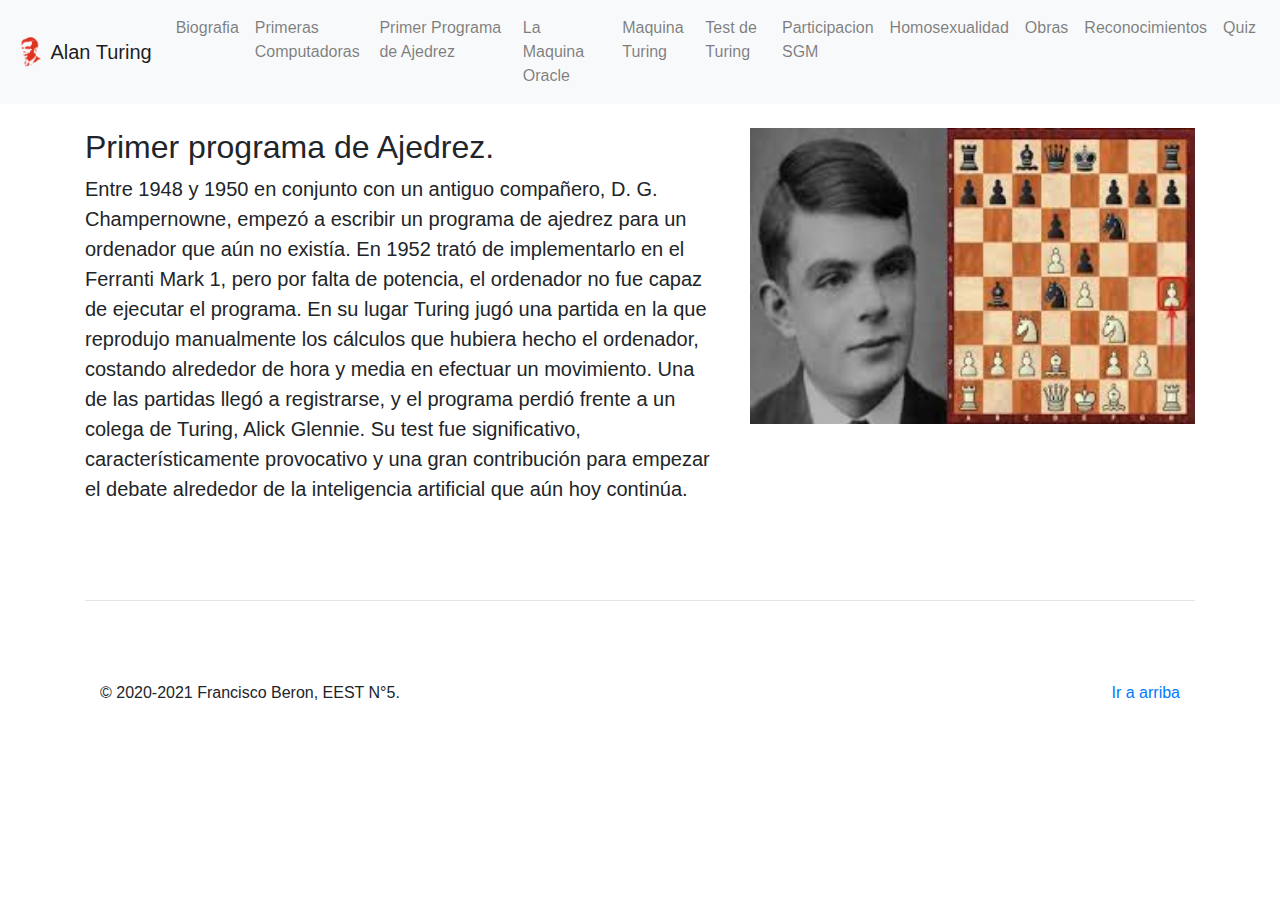
<file: Primer Programa de Ajedrez.html>
<!DOCTYPE html>
<html>
    <head>
        <title>Primer programa de Ajedrez</title>
        <link rel="stylesheet" href="css/style.css" type="text/css">
        <link rel="stylesheet" href="css/style2.css" type="text/css">
        <meta http-equiv="Content-Type" content="text/html; charset=utf-8" />
    </head>
    <body>
        <nav class="navbar navbar-expand-lg navbar-light bg-light" style="background-color: #979A9A;">
            <a class="navbar-brand" href="index.html">
                <img src="imagenes/turing-icon.png" width="30" height="30" class="d-inline-block align-top" alt="" loading="lazy">
                Alan Turing
            </a>
            <button class="navbar-toggler" type="button" data-toggle="collapse" data-target="#navbarSupportedContent" aria-controls="navbarSupportedContent" aria-expanded="false" aria-label="Toggle navigation">
              <span class="navbar-toggler-icon"></span>
            </button>
          
            <div class="collapse navbar-collapse" id="navbarSupportedContent">
              <ul class="navbar-nav mr-auto">
                <li class="nav-item">
                    <a class="nav-link" href="Biografia.html">Biografia</a>
                  </li>
                  <li class="nav-item">
                    <a class="nav-link" href="Primeras Computadoras.html">Primeras Computadoras</a>
                  </li>
                  <li class="nav-item">
                    <a class="nav-link" href="Primer Programa de Ajedrez.html">Primer Programa de Ajedrez</a>
                  </li>
                  <li class="nav-item">
                    <a class="nav-link" href="Maquina Oracle.html">La Maquina Oracle</a>
                  </li>
                  <li class="nav-item">
                    <a class="nav-link" href="Maquina Turing.html">Maquina Turing</a>
                  </li>
                  <li class="nav-item">
                    <a class="nav-link" href="Test de Turing.html">Test de Turing</a>
                  </li>
                  <li class="nav-item">
                    <a class="nav-link" href="Participacion SGM.html">Participacion SGM</a>
                  </li>
                  <li class="nav-item">
                    <a class="nav-link" href="Homosexualidad.html">Homosexualidad</a>
                  </li>
                  <li class="nav-item">
                    <a class="nav-link" href="Obras.html">Obras</a>
                  </li>
                  <li class="nav-item">
                    <a class="nav-link" href="Reconocimientos.html">Reconocimientos</a>
                  </li>
                  <li class="nav-item">
                    <a class="nav-link" href="Quiz.html">Quiz</a>
                  </li>
              </ul>
            </div>
          </nav>

          <br>
          <div class="container">
            <div class="row featurette">
            <div class="col-md-7">
                <h2 class="featurette-heading">Primer programa de Ajedrez.</h2>
                <p class="lead">Entre 1948 y 1950 en conjunto con un antiguo compañero, D. G. Champernowne, empezó a escribir un programa de ajedrez para un 
                    ordenador que aún no existía. En 1952 trató de implementarlo en el Ferranti Mark 1, pero por falta de potencia, el ordenador no fue capaz de 
                    ejecutar el programa. En su lugar Turing jugó una partida en la que reprodujo manualmente los cálculos que hubiera hecho el ordenador, costando alrededor 
                    de hora y media en efectuar un movimiento. Una de las partidas llegó a registrarse, y el programa perdió frente a un colega de Turing, Alick Glennie. 
                    Su test fue significativo, característicamente provocativo y una gran contribución para empezar el debate alrededor de la inteligencia artificial que aún 
                    hoy continúa.
                </p>
            </div>
            <div class="col-md-5">
                <img src="imagenes/PpdA.jpg" width="500" height="500" class="bd-placeholder-img bd-placeholder-img-lg featurette-image img-fluid mx-auto">
            </div>
            </div>

            <hr style="margin: 5rem 0;">
            <footer class="container">
                <p class="float-right"><a href="#">Ir a arriba</a></p>
                <p>&copy; 2020-2021 Francisco Beron, EEST N°5.</p>
            </footer>
        </div>  
    </body>
        <script src="js/jquery-3.5.1.slim.min.js"></script>
        <script src="js/popper.min.js"></script>
        <script src="js/bootstrap.min.js"></script>
</html>
</file>
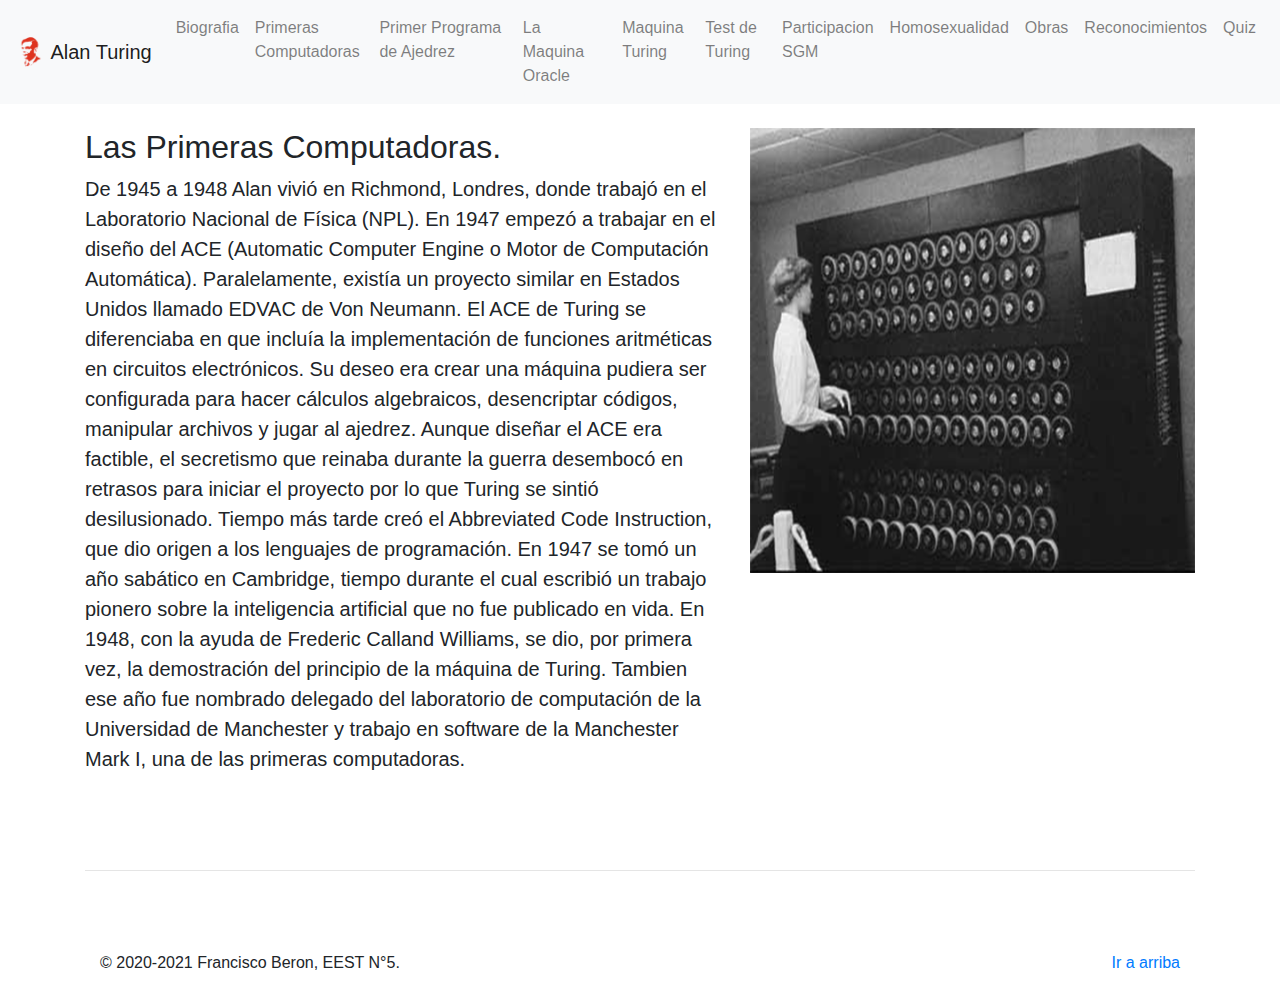
<file: Primeras Computadoras.html>
<!DOCTYPE html>
<html>
    <head>
        <title>Primeras Computadoras</title>
        <link rel="stylesheet" href="css/style.css" type="text/css">
        <link rel="stylesheet" href="css/style2.css" type="text/css">
        <meta http-equiv="Content-Type" content="text/html; charset=utf-8" />
    </head>
    <body>
        <nav class="navbar navbar-expand-lg navbar-light bg-light" style="background-color: #979A9A;">
            <a class="navbar-brand" href="index.html">
                <img src="imagenes/turing-icon.png" width="30" height="30" class="d-inline-block align-top" alt="" loading="lazy">
                Alan Turing
            </a>
            <button class="navbar-toggler" type="button" data-toggle="collapse" data-target="#navbarSupportedContent" aria-controls="navbarSupportedContent" aria-expanded="false" aria-label="Toggle navigation">
              <span class="navbar-toggler-icon"></span>
            </button>
          
            <div class="collapse navbar-collapse" id="navbarSupportedContent">
              <ul class="navbar-nav mr-auto">
                <li class="nav-item">
                    <a class="nav-link" href="Biografia.html">Biografia</a>
                  </li>
                  <li class="nav-item">
                    <a class="nav-link" href="Primeras Computadoras.html">Primeras Computadoras</a>
                  </li>
                  <li class="nav-item">
                    <a class="nav-link" href="Primer Programa de Ajedrez.html">Primer Programa de Ajedrez</a>
                  </li>
                  <li class="nav-item">
                    <a class="nav-link" href="Maquina Oracle.html">La Maquina Oracle</a>
                  </li>
                  <li class="nav-item">
                    <a class="nav-link" href="Maquina Turing.html">Maquina Turing</a>
                  </li>
                  <li class="nav-item">
                    <a class="nav-link" href="Test de Turing.html">Test de Turing</a>
                  </li>
                  <li class="nav-item">
                    <a class="nav-link" href="Participacion SGM.html">Participacion SGM</a>
                  </li>
                  <li class="nav-item">
                    <a class="nav-link" href="Homosexualidad.html">Homosexualidad</a>
                  </li>
                  <li class="nav-item">
                    <a class="nav-link" href="Obras.html">Obras</a>
                  </li>
                  <li class="nav-item">
                    <a class="nav-link" href="Reconocimientos.html">Reconocimientos</a>
                  </li>
                  <li class="nav-item">
                    <a class="nav-link" href="Quiz.html">Quiz</a>
                  </li>
              </ul>
            </div>
          </nav>

          <br>
          <div class="container">
            <div class="row featurette">
            <div class="col-md-7">
                <h2 class="featurette-heading">Las Primeras Computadoras.</h2>
                <p class="lead">De 1945 a 1948 Alan vivió en Richmond, Londres, donde trabajó en el Laboratorio Nacional de Física (NPL). 
                En 1947 empezó a trabajar en el diseño del ACE (Automatic Computer Engine o Motor de Computación Automática). Paralelamente, 
                existía un proyecto similar en Estados Unidos llamado EDVAC de Von Neumann. El ACE de Turing se diferenciaba en que incluía la implementación de funciones aritméticas en circuitos electrónicos. 
                Su deseo era crear una máquina pudiera ser configurada para hacer cálculos algebraicos, desencriptar códigos, manipular archivos y jugar al ajedrez. Aunque diseñar el ACE era factible, 
                el secretismo que reinaba durante la guerra desembocó en retrasos para iniciar el proyecto por lo que Turing se sintió desilusionado.
                Tiempo más tarde creó el Abbreviated Code Instruction, que dio origen a los lenguajes de programación. En 1947 se tomó un año sabático en Cambridge, tiempo durante el cual escribió un trabajo pionero sobre la inteligencia artificial que no fue publicado en vida. 
                En 1948, con la ayuda de Frederic Calland Williams, se dio, por primera vez, la demostración del principio de la máquina de Turing. Tambien ese año fue nombrado delegado del laboratorio de computación de la Universidad
                de Manchester y trabajo en software de la Manchester Mark I, una de las primeras computadoras.
                </p>
            </div>
            <div class="col-md-5">
                <img src="imagenes/MaquinaChris.png" width="500" height="500" class="bd-placeholder-img bd-placeholder-img-lg featurette-image img-fluid mx-auto">
            </div>
            </div>

            <hr style="margin: 5rem 0;">
            <footer class="container">
                <p class="float-right"><a href="#">Ir a arriba</a></p>
                <p>&copy; 2020-2021 Francisco Beron, EEST N°5.</p>
            </footer>
        </div>  
    </body>
        <script src="js/jquery-3.5.1.slim.min.js"></script>
        <script src="js/popper.min.js"></script>
        <script src="js/bootstrap.min.js"></script>
</html>
</file>
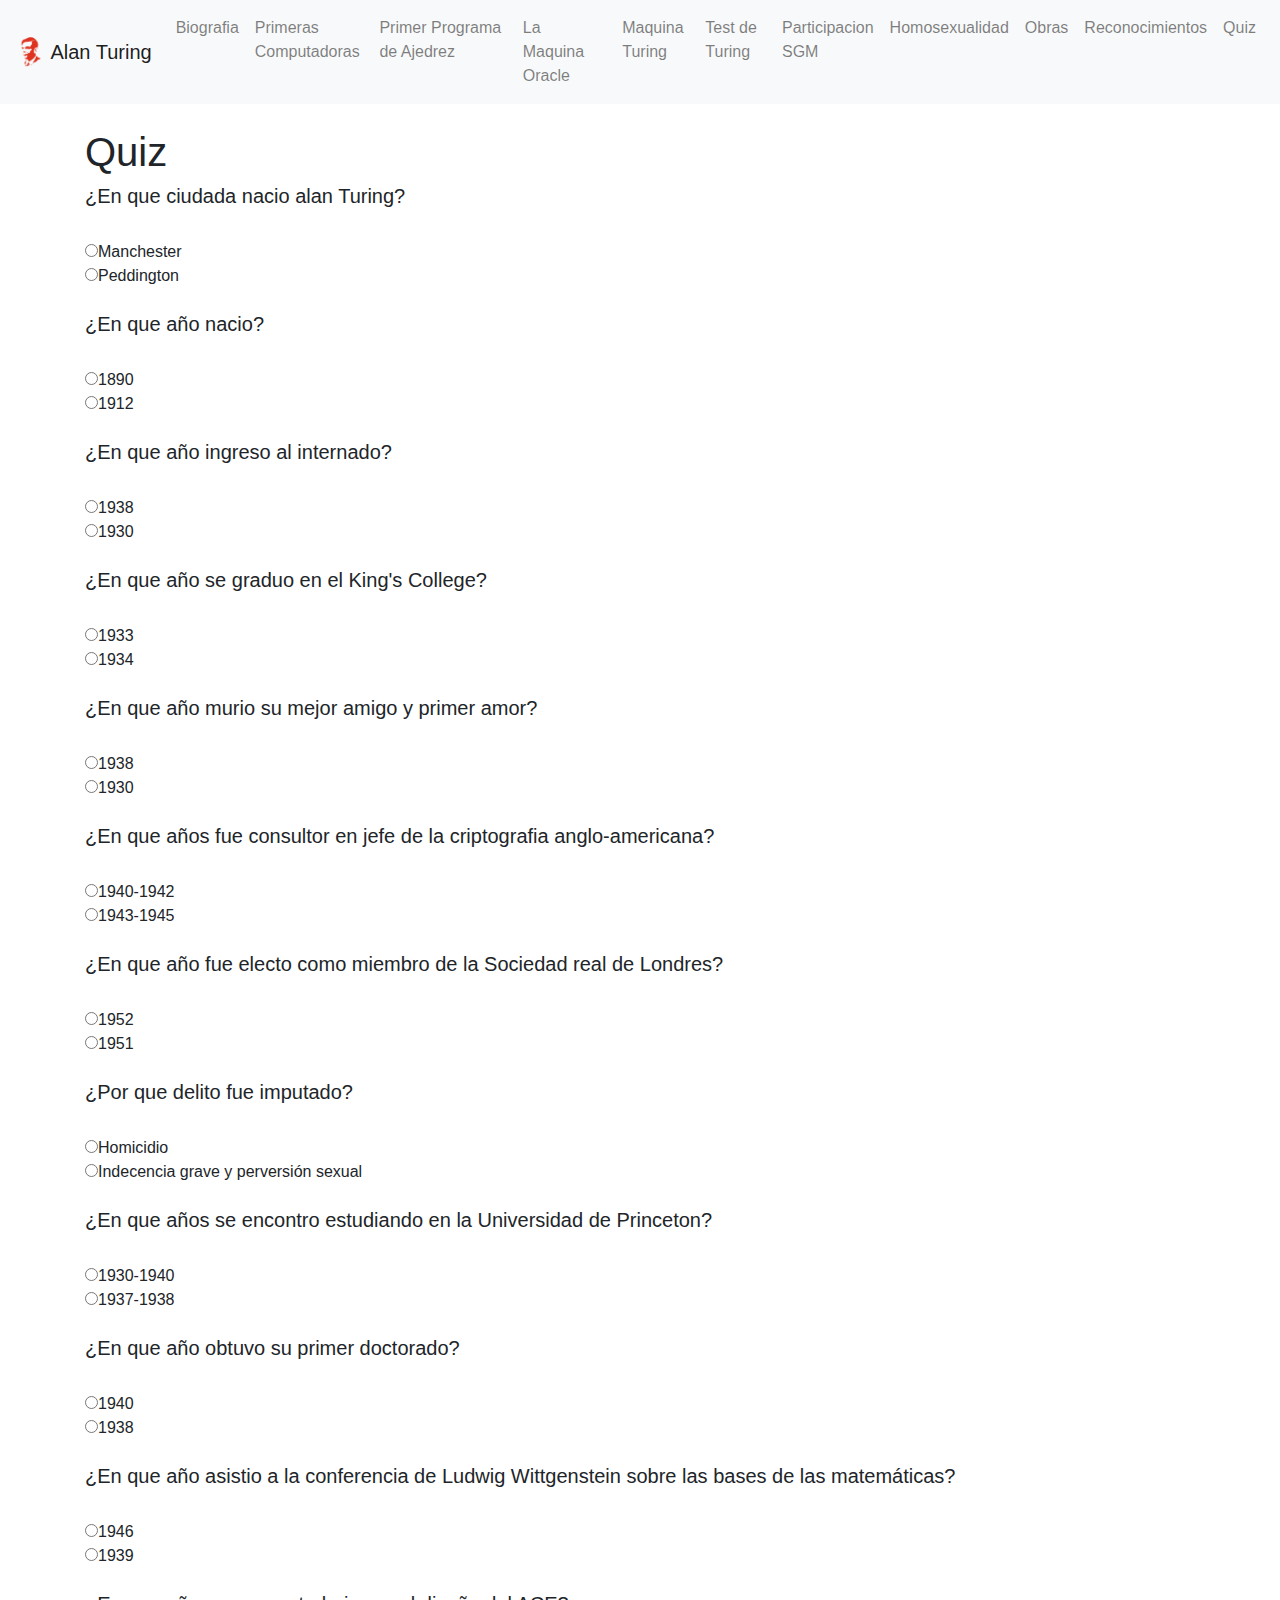
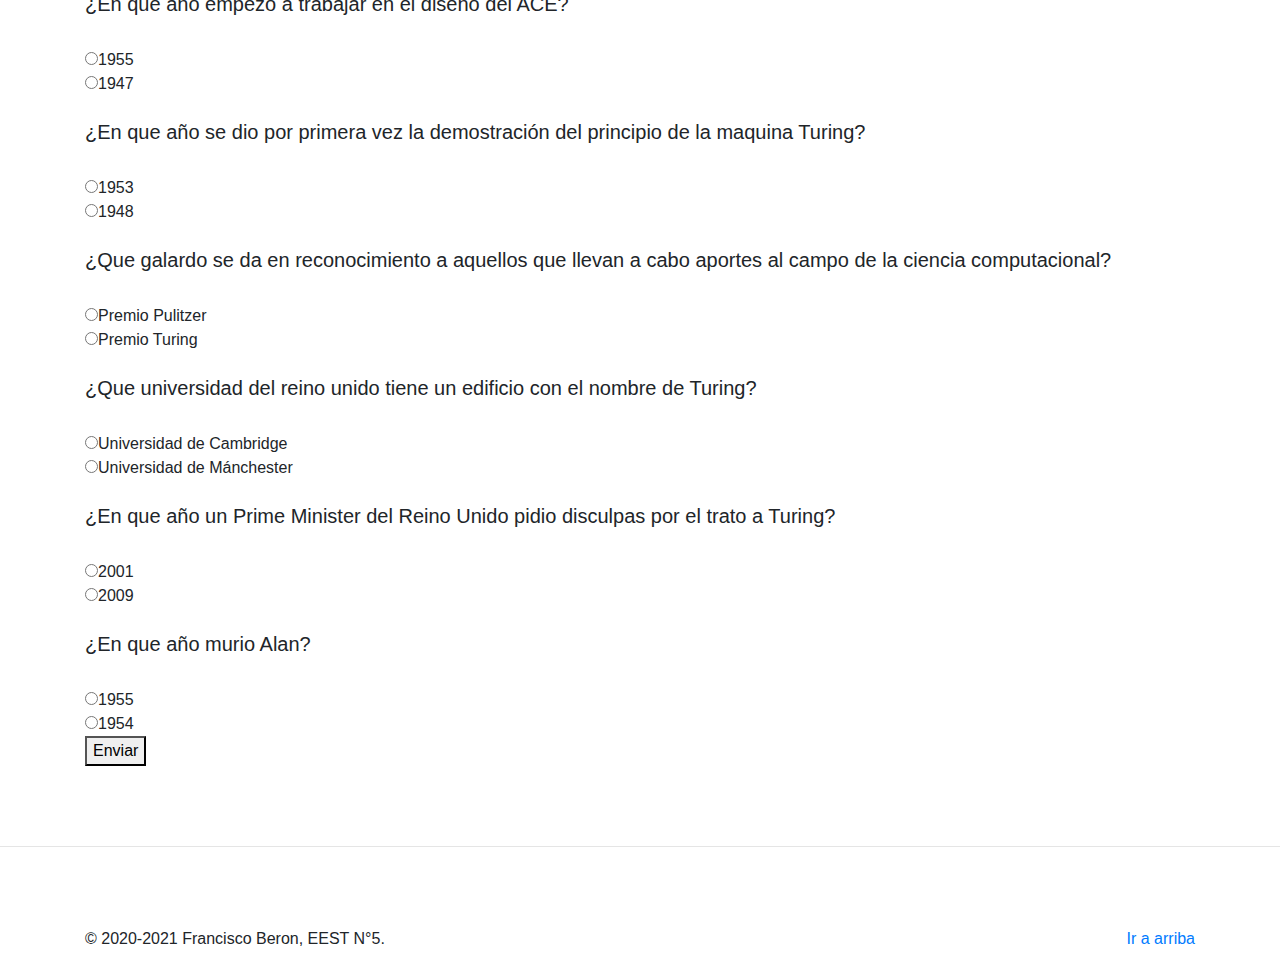
<file: Quiz.html>
<!DOCTYPE html>
<html>
    <head>
        <title>Maquina Oracle</title>
        <link rel="stylesheet" href="css/style.css" type="text/css">
        <link rel="stylesheet" href="css/style2.css" type="text/css">
        <link rel="stylesheet" href="css/jquery.reject.css" type="text/css">
        <meta http-equiv="Content-Type" content="text/html; charset=utf-8" />
    </head>
    <body>
        <nav class="navbar navbar-expand-lg navbar-light bg-light" style="background-color: #979A9A;">
            <a class="navbar-brand" href="index.html">
                <img src="imagenes/turing-icon.png" width="30" height="30" class="d-inline-block align-top" alt="" loading="lazy">
                Alan Turing
            </a>
            <button class="navbar-toggler" type="button" data-toggle="collapse" data-target="#navbarSupportedContent" aria-controls="navbarSupportedContent" aria-expanded="false" aria-label="Toggle navigation">
              <span class="navbar-toggler-icon"></span>
            </button>
          
            <div class="collapse navbar-collapse" id="navbarSupportedContent">
              <ul class="navbar-nav mr-auto">
                <li class="nav-item">
                    <a class="nav-link" href="Biografia.html">Biografia</a>
                  </li>
                  <li class="nav-item">
                    <a class="nav-link" href="Primeras Computadoras.html">Primeras Computadoras</a>
                  </li>
                  <li class="nav-item">
                    <a class="nav-link" href="Primer Programa de Ajedrez.html">Primer Programa de Ajedrez</a>
                  </li>
                  <li class="nav-item">
                    <a class="nav-link" href="Maquina Oracle.html">La Maquina Oracle</a>
                  </li>
                  <li class="nav-item">
                    <a class="nav-link" href="Maquina Turing.html">Maquina Turing</a>
                  </li>
                  <li class="nav-item">
                    <a class="nav-link" href="Test de Turing.html">Test de Turing</a>
                  </li>
                  <li class="nav-item">
                    <a class="nav-link" href="Participacion SGM.html">Participacion SGM</a>
                  </li>
                  <li class="nav-item">
                    <a class="nav-link" href="Homosexualidad.html">Homosexualidad</a>
                  </li>
                  <li class="nav-item">
                    <a class="nav-link" href="Obras.html">Obras</a>
                  </li>
                  <li class="nav-item">
                    <a class="nav-link" href="Reconocimientos.html">Reconocimientos</a>
                  </li>
                  <li class="nav-item">
                    <a class="nav-link" href="Quiz.html">Quiz</a>
                  </li>
              </ul>
            </div>
          </nav>

          <br>
          <div class="container">
                <h1>Quiz</h1>

                <form id="Turing">

                <h5>¿En que ciudada nacio alan Turing?</h5>
                <br>
                <input type="radio"   name="lugnac" id="lugnacf" value="false">Manchester<br>
                <input type="radio"   name="lugnac" id="lugnac" value="true">Peddington<br>
                <br>
                <h5>¿En que año nacio?</h5>
                <br>
                <input type="radio"   name="fechnac" id="fechnacf" value="false">1890<br>
                <input type="radio"   name="fechnac" id="fechnac" value="true">1912<br>
                <br>
                <h5>¿En que año ingreso al internado?</h5>
                <br>
                <input type="radio"   name="internado" id="internadof" value="false">1938<br>
                <input type="radio"   name="internado" id="internado" value="true">1930<br>
                <br>
                <h5>¿En que año se graduo en el King's College?</h5>
                <br>
                <input type="radio"   name="kcollege" id="kcollegef" value="false">1933<br>
                <input type="radio"   name="kcollege" id="kcollege" value="true">1934<br>
                <br>
                <h5>¿En que año murio su mejor amigo y primer amor?</h5>
                <br>
                <input type="radio"   name="mjami" id="mjamif" value="false">1938<br>
                <input type="radio"   name="mjami" id="mjami" value="true">1930<br>
                <br>
                <h5>¿En que años fue consultor en jefe de la criptografia anglo-americana?</h5>
                <br>
                <input type="radio"   name="consultor" id="consultorf" value="false">1940-1942<br>
                <input type="radio"   name="consultor" id="consultor" value="true">1943-1945<br>
                <br>
                <h5>¿En que año fue electo como miembro de la Sociedad real de Londres?</h5>
                <br>
                <input type="radio"   name="soreal" id="sorealf" value="false">1952<br>
                <input type="radio"   name="soreal" id="soreal" value="true">1951<br>
                <br>
                <h5>¿Por que delito fue imputado?</h5>
                <br>
                <input type="radio"   name="delito" id="delitof" value="false">Homicidio<br>
                <input type="radio"   name="delito" id="delito" value="true">Indecencia grave y perversión sexual<br>
                <br>
                <h5>¿En que años se encontro estudiando en la Universidad de Princeton?</h5>
                <br>
                <input type="radio"   name="princeton" id="princetonf" value="false">1930-1940<br>
                <input type="radio"   name="princeton" id="princeton" value="true">1937-1938<br>
                <br>
                <h5>¿En que año obtuvo su primer doctorado?</h5>
                <br>
                <input type="radio"   name="doctorado" id="doctoradof" value="false">1940<br>
                <input type="radio"   name="doctorado" id="doctorado" value="true">1938<br>
                <br>
                <h5>¿En que año asistio a la conferencia de Ludwig Wittgenstein sobre las bases de las matemáticas?</h5>
                <br>
                <input type="radio"   name="conferencia" id="conferenciaf" value="false">1946<br>
                <input type="radio"   name="conferencia" id="conferencia" value="true">1939<br>
                <br>
                <h5>¿En que año empezo a trabajar en el diseño del ACE?</h5>
                <br>
                <input type="radio"   name="ace" id="acef" value="false">1955<br>
                <input type="radio"   name="ace" id="ace" value="true">1947<br>
                <br>
                <h5>¿En que año se dio por primera vez la demostración del principio de la maquina Turing?</h5>
                <br>
                <input type="radio"   name="mturing" id="mturingf" value="false">1953<br>
                <input type="radio"   name="mturing" id="mturing" value="true">1948<br>
                <br>
                <h5>¿Que galardo se da en reconocimiento a aquellos que llevan a cabo aportes al campo de la ciencia computacional?</h5>
                <br>
                <input type="radio"   name="galardon" id="galardonf" value="false">Premio Pulitzer<br>
                <input type="radio"   name="galardon" id="galardon" value="true">Premio Turing<br>
                <br>
                <h5>¿Que universidad del reino unido tiene un edificio con el nombre de Turing?</h5>
                <br>
                <input type="radio"   name="unituring" id="unituringf" value="false">Universidad de Cambridge<br>
                <input type="radio"   name="unituring" id="unituring" value="true">Universidad de Mánchester<br>
                <br>
                <h5>¿En que año un Prime Minister del Reino Unido pidio disculpas por el trato a Turing?</h5>
                <br>
                <input type="radio"   name="disculpas" id="disculpasf" value="false">2001<br>
                <input type="radio"   name="disculpas" id="disculpas" value="true">2009<br>
                <br>
                <h5>¿En que año murio Alan?</h5>
                <br>
                <input type="radio"   name="muerte" id="muertef" value="false">1955<br>
                <input type="radio"   name="muerte" id="muerte" value="true">1954<br>

                <!-- <button type="button" onclick="vex.dialog.alert ({message: 'El Porcentaje de sus respuestas es: '+ por()+ '%', classid: 'vex-theme-flat-attack'})">Enviar</button> -->
                
                </form>

              <button type="button" id="btnEnviar">Enviar</button> 
            </div>

            <hr style="margin: 5rem 0;">
            <footer class="container">
                <p class="float-right"><a href="#">Ir a arriba</a></p>
                <p>&copy; 2020-2021 Francisco Beron, EEST N°5.</p>
            </footer>
        </div>  
    </body>
        <script src="http://code.jquery.com/jquery-1.11.1.min.js"></script>
        <script src="js/quiz.js"></script>
        <script src="js/popper.min.js"></script>
        <script src="js/bootstrap.min.js"></script>
        <script src="js/jquery.reject.js"></script>
</html>
</file>
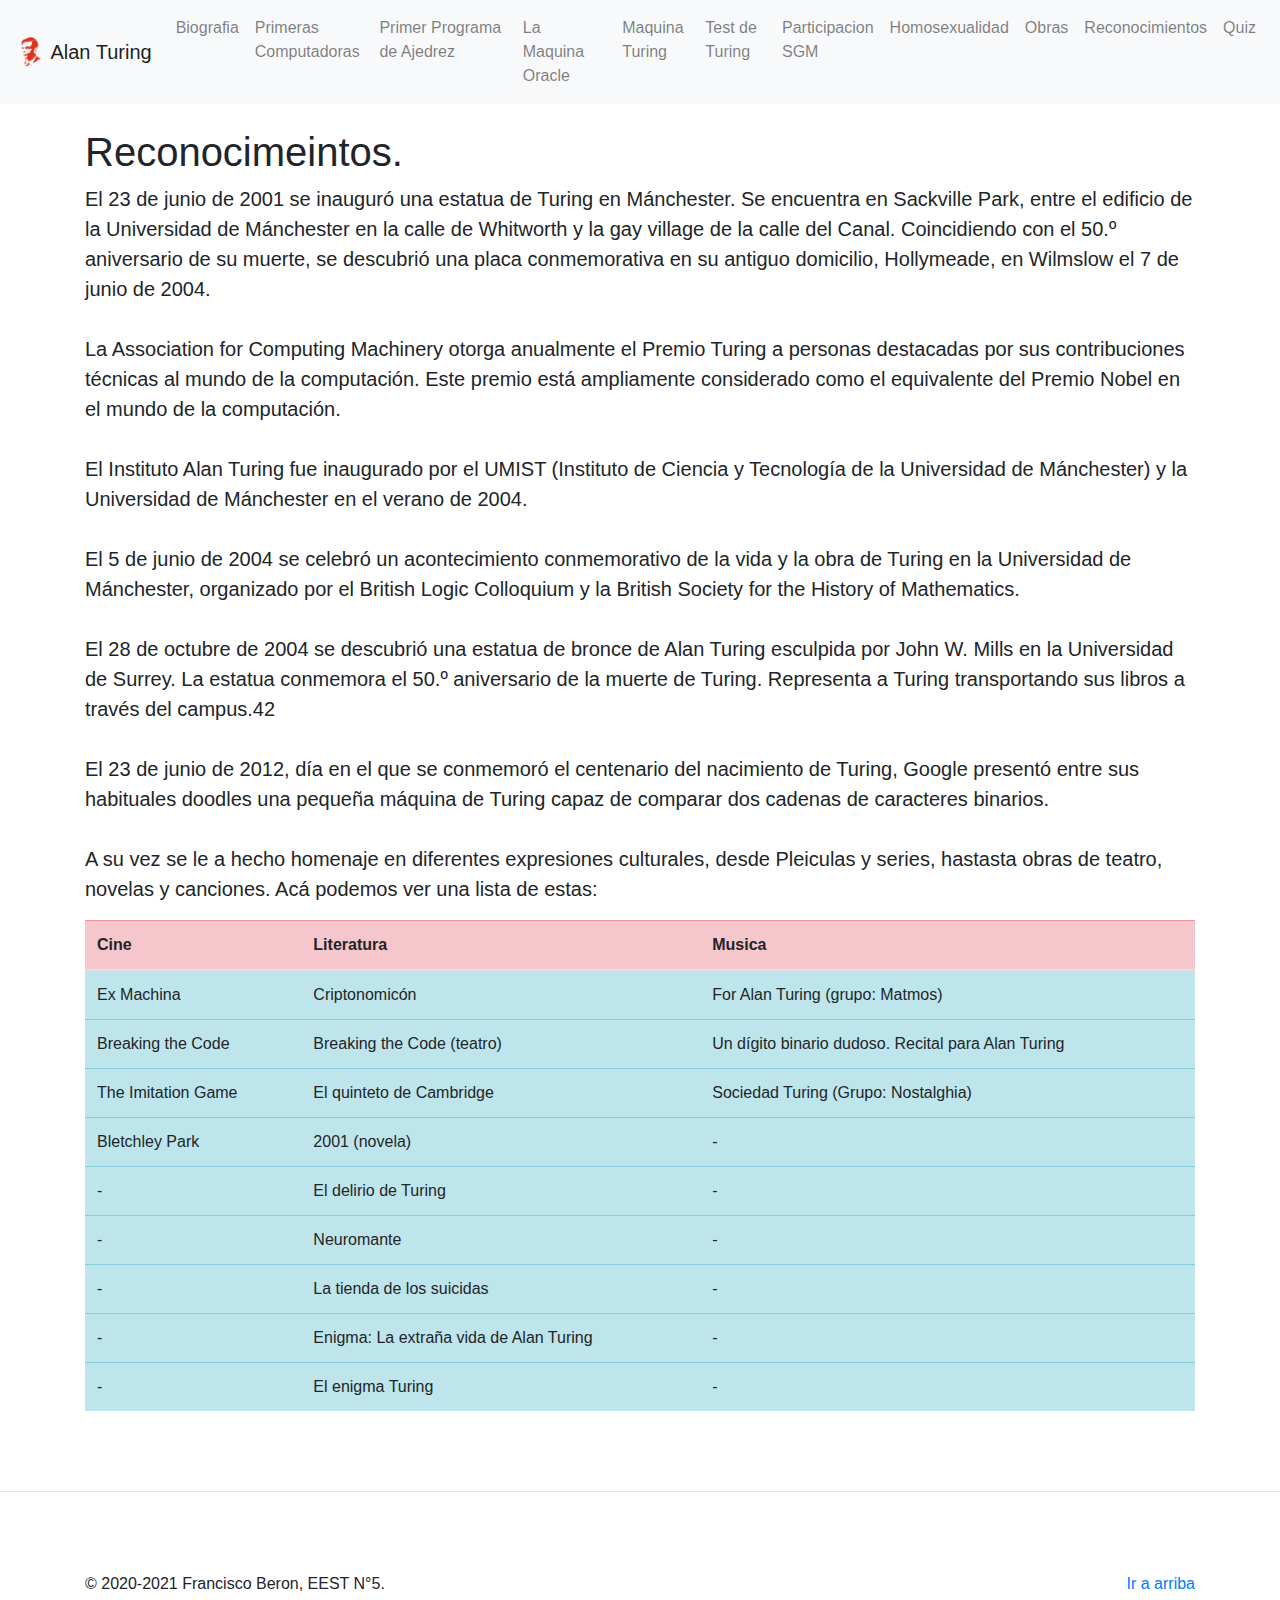
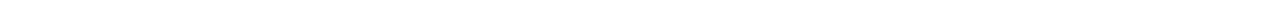
<file: Reconocimientos.html>
<!DOCTYPE html>
<html>
    <head>
        <title>Obras</title>
        <link rel="stylesheet" href="css/style.css" type="text/css">
        <link rel="stylesheet" href="css/style2.css" type="text/css">
        <meta http-equiv="Content-Type" content="text/html; charset=utf-8" />
        <!--
        <script src="js/bootstrap.min.js"></script>
        <script src="js/jquery.min.js"></script>
        -->
    </head>
    <body>
        <nav class="navbar navbar-expand-lg navbar-light bg-light" style="background-color: #979A9A;">
            <a class="navbar-brand" href="index.html">
                <img src="imagenes/turing-icon.png" width="30" height="30" class="d-inline-block align-top" alt="" loading="lazy">
                Alan Turing
            </a>
            <button class="navbar-toggler" type="button" data-toggle="collapse" data-target="#navbarSupportedContent" aria-controls="navbarSupportedContent" aria-expanded="false" aria-label="Toggle navigation">
              <span class="navbar-toggler-icon"></span>
            </button>
          
            <div class="collapse navbar-collapse" id="navbarSupportedContent">
              <ul class="navbar-nav mr-auto">
                <li class="nav-item">
                    <a class="nav-link" href="Biografia.html">Biografia</a>
                  </li>
                  <li class="nav-item">
                    <a class="nav-link" href="Primeras Computadoras.html">Primeras Computadoras</a>
                  </li>
                  <li class="nav-item">
                    <a class="nav-link" href="Primer Programa de Ajedrez.html">Primer Programa de Ajedrez</a>
                  </li>
                  <li class="nav-item">
                    <a class="nav-link" href="Maquina Oracle.html">La Maquina Oracle</a>
                  </li>
                  <li class="nav-item">
                    <a class="nav-link" href="Maquina Turing.html">Maquina Turing</a>
                  </li>
                  <li class="nav-item">
                    <a class="nav-link" href="Test de Turing.html">Test de Turing</a>
                  </li>
                  <li class="nav-item">
                    <a class="nav-link" href="Participacion SGM.html">Participacion SGM</a>
                  </li>
                  <li class="nav-item">
                    <a class="nav-link" href="Homosexualidad.html">Homosexualidad</a>
                  </li>
                  <li class="nav-item">
                    <a class="nav-link" href="Obras.html">Obras</a>
                  </li>
                  <li class="nav-item">
                    <a class="nav-link" href="Reconocimientos.html">Reconocimientos</a>
                  </li>
                  <li class="nav-item">
                    <a class="nav-link" href="Quiz.html">Quiz</a>
                  </li>
              </ul>
            </div>
          </nav>

          <br>
          <div class="container">
              <h1>Reconocimeintos.</h1>
              <p class="lead">El 23 de junio de 2001 se inauguró una estatua de Turing en Mánchester. Se encuentra en Sackville Park, entre el edificio de la Universidad de Mánchester 
                  en la calle de Whitworth y la gay village de la calle del Canal. Coincidiendo con el 50.º aniversario de su muerte, se descubrió una placa conmemorativa en su antiguo 
                  domicilio, Hollymeade, en Wilmslow el 7 de junio de 2004.
                <br>
                <br>
                La Association for Computing Machinery otorga anualmente el Premio Turing a personas destacadas por sus contribuciones técnicas al mundo de la computación. 
                Este premio está ampliamente considerado como el equivalente del Premio Nobel en el mundo de la computación.
                <br>
                <br>
                El Instituto Alan Turing fue inaugurado por el UMIST (Instituto de Ciencia y Tecnología de la Universidad de Mánchester) y la Universidad de Mánchester en el verano de 2004.
                <br>
                <br>
                El 5 de junio de 2004 se celebró un acontecimiento conmemorativo de la vida y la obra de Turing en la Universidad de Mánchester, organizado por el British Logic Colloquium 
                y la British Society for the History of Mathematics.
                <br>
                <br>
                El 28 de octubre de 2004 se descubrió una estatua de bronce de Alan Turing esculpida por John W. Mills en la Universidad de Surrey. La estatua conmemora el 50.º aniversario 
                de la muerte de Turing. Representa a Turing transportando sus libros a través del campus.42​
                <br>
                <br>
                El 23 de junio de 2012, día en el que se conmemoró el centenario del nacimiento de Turing, Google presentó entre sus habituales doodles una pequeña máquina de Turing capaz 
                de comparar dos cadenas de caracteres binarios.
                <br>
                <br>
                A su vez se le a hecho homenaje en diferentes expresiones culturales, desde Pleiculas y series, hastasta obras de teatro, novelas y canciones. Acá podemos ver una lista de estas:
            </p>
              <table class="table">
                <thead>
                  <tr class="table-danger">
                    <th>Cine</th>
                    <th>Literatura</th>
                    <th>Musica</th>
                  </tr>
                </thead>
                <tbody>
                  <tr class="table-info">
                    <td>Ex Machina</td>
                    <td>Criptonomicón</td>
                    <td>For Alan Turing (grupo: Matmos)</td>
                  </tr>      
                  <tr class="table-info">
                    <td>Breaking the Code</td>
                    <td>Breaking the Code (teatro)</td>
                    <td>Un dígito binario dudoso. Recital para Alan Turing</td>
                  </tr>
                  <tr class="table-info">
                    <td>The Imitation Game</td>
                    <td>El quinteto de Cambridge</td>
                    <td>Sociedad Turing (Grupo: Nostalghia)</td>
                  </tr>
                  <tr class="table-info">
                    <td>Bletchley Park</td>
                    <td>2001 (novela)</td>
                    <td>-</td>
                  </tr>
                  <tr class="table-info">
                    <td>-</td>
                    <td>El delirio de Turing</td>
                    <td>-</td>
                  </tr>
                  <tr class="table-info">
                    <td>-</td>
                    <td>Neuromante</td>
                    <td>-</td>
                  </tr>
                  <tr class="table-info">
                    <td>-</td>
                    <td>La tienda de los suicidas</td>
                    <td>-</td>
                  </tr>
                  <tr class="table-info">
                    <td>-</td>
                    <td>Enigma: La extraña vida de Alan Turing</td>
                    <td>-</td>
                  </tr>
                  <tr class="table-info">
                    <td>-</td>
                    <td>El enigma Turing</td>
                    <td>-</td>
                  </tr>
                </tbody>
              </table>
                </div>
          </div>

            <hr style="margin: 5rem 0;">
            <footer class="container">
                <p class="float-right"><a href="#">Ir a arriba</a></p>
                <p>&copy; 2020-2021 Francisco Beron, EEST N°5.</p>
            </footer>
        </div>  
    </body>
        <script src="js/jquery-3.5.1.slim.min.js"></script>
        <script src="js/popper.min.js"></script>
        <script src="js/bootstrap.min.js"></script>
</html>
</file>
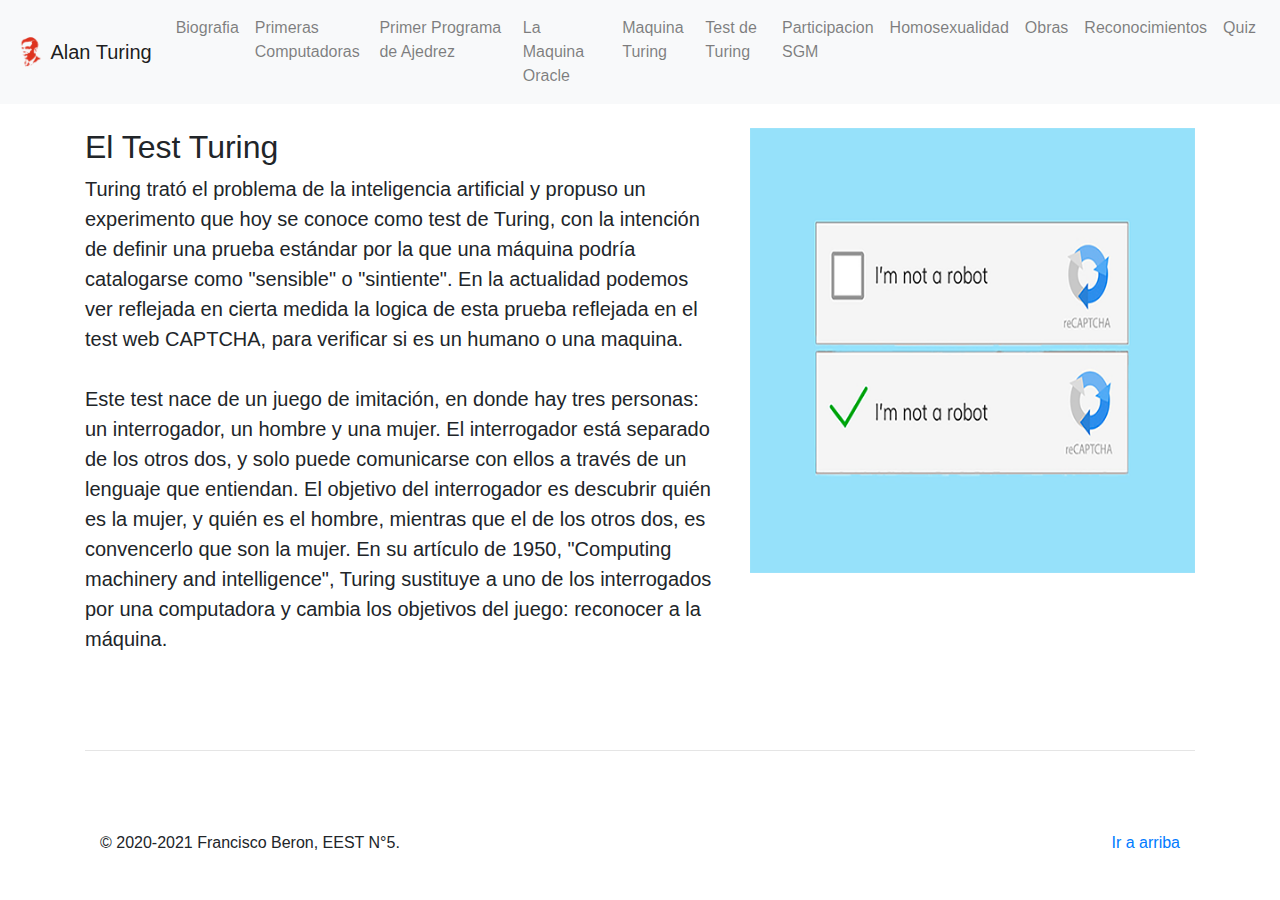
<file: Test de Turing.html>
<!DOCTYPE html>
<html>
    <head>
        <title>Test de Turing</title>
        <link rel="stylesheet" href="css/style.css" type="text/css">
        <link rel="stylesheet" href="css/style2.css" type="text/css">
        <meta http-equiv="Content-Type" content="text/html; charset=utf-8" />
    </head>
    <body>
        <nav class="navbar navbar-expand-lg navbar-light bg-light" style="background-color: #979A9A;">
            <a class="navbar-brand" href="index.html">
                <img src="imagenes/turing-icon.png" width="30" height="30" class="d-inline-block align-top" alt="" loading="lazy">
                Alan Turing
            </a>
            <button class="navbar-toggler" type="button" data-toggle="collapse" data-target="#navbarSupportedContent" aria-controls="navbarSupportedContent" aria-expanded="false" aria-label="Toggle navigation">
              <span class="navbar-toggler-icon"></span>
            </button>
          
            <div class="collapse navbar-collapse" id="navbarSupportedContent">
              <ul class="navbar-nav mr-auto">
                <li class="nav-item">
                    <a class="nav-link" href="Biografia.html">Biografia</a>
                  </li>
                  <li class="nav-item">
                    <a class="nav-link" href="Primeras Computadoras.html">Primeras Computadoras</a>
                  </li>
                  <li class="nav-item">
                    <a class="nav-link" href="Primer Programa de Ajedrez.html">Primer Programa de Ajedrez</a>
                  </li>
                  <li class="nav-item">
                    <a class="nav-link" href="Maquina Oracle.html">La Maquina Oracle</a>
                  </li>
                  <li class="nav-item">
                    <a class="nav-link" href="Maquina Turing.html">Maquina Turing</a>
                  </li>
                  <li class="nav-item">
                    <a class="nav-link" href="Test de Turing.html">Test de Turing</a>
                  </li>
                  <li class="nav-item">
                    <a class="nav-link" href="Participacion SGM.html">Participacion SGM</a>
                  </li>
                  <li class="nav-item">
                    <a class="nav-link" href="Homosexualidad.html">Homosexualidad</a>
                  </li>
                  <li class="nav-item">
                    <a class="nav-link" href="Obras.html">Obras</a>
                  </li>
                  <li class="nav-item">
                    <a class="nav-link" href="Reconocimientos.html">Reconocimientos</a>
                  </li>
                  <li class="nav-item">
                    <a class="nav-link" href="Quiz.html">Quiz</a>
                  </li>
              </ul>
            </div>
          </nav>

          <br>
          <div class="container">
            <div class="row featurette">
            <div class="col-md-7">
                <h2 class="featurette-heading">El Test Turing</h2>
                <p class="lead"> Turing trató el problema de la inteligencia artificial y propuso un experimento que hoy se conoce como test de Turing, 
                    con la intención de definir una prueba estándar por la que una máquina podría catalogarse como "sensible" o "sintiente". En la actualidad podemos 
                    ver reflejada en cierta medida la logica de esta prueba reflejada en el test web CAPTCHA, para verificar si es un humano o una maquina.
                <br>
                <br>
                Este test nace de un juego de imitación, en donde hay tres personas: un interrogador, un hombre y una mujer. El interrogador está separado de los otros dos, 
                y solo puede comunicarse con ellos a través de un lenguaje que entiendan. El objetivo del interrogador es descubrir quién es la mujer, 
                y quién es el hombre, mientras que el de los otros dos, es convencerlo que son la mujer. En su artículo de 1950, "Computing machinery and intelligence", 
                Turing sustituye a uno de los interrogados por una computadora y cambia los objetivos del juego: reconocer a la máquina.</p>
            </div>
            <div class="col-md-5">
                <img src="imagenes/TestT.png" width="500" height="500" class="bd-placeholder-img bd-placeholder-img-lg featurette-image img-fluid mx-auto">
            </div>
            </div>

            <hr style="margin: 5rem 0;">
            <footer class="container">
                <p class="float-right"><a href="#">Ir a arriba</a></p>
                <p>&copy; 2020-2021 Francisco Beron, EEST N°5.</p>
            </footer>
        </div>  
    </body>
        <script src="js/jquery-3.5.1.slim.min.js"></script>
        <script src="js/popper.min.js"></script>
        <script src="js/bootstrap.min.js"></script>
</html>
</file>
<file: css/style2.css>
.row {
  display: -ms-flexbox;
  display: flex;
  -ms-flex-wrap: wrap;
  flex-wrap: wrap;
  margin-right: -15px;
  margin-left: -15px;
}
.container {
  width: 100%;
  padding-right: 15px;
  padding-left: 15px;
  margin-right: auto;
  margin-left: auto;
}
.center {
  text-align:center;
}
</file>
